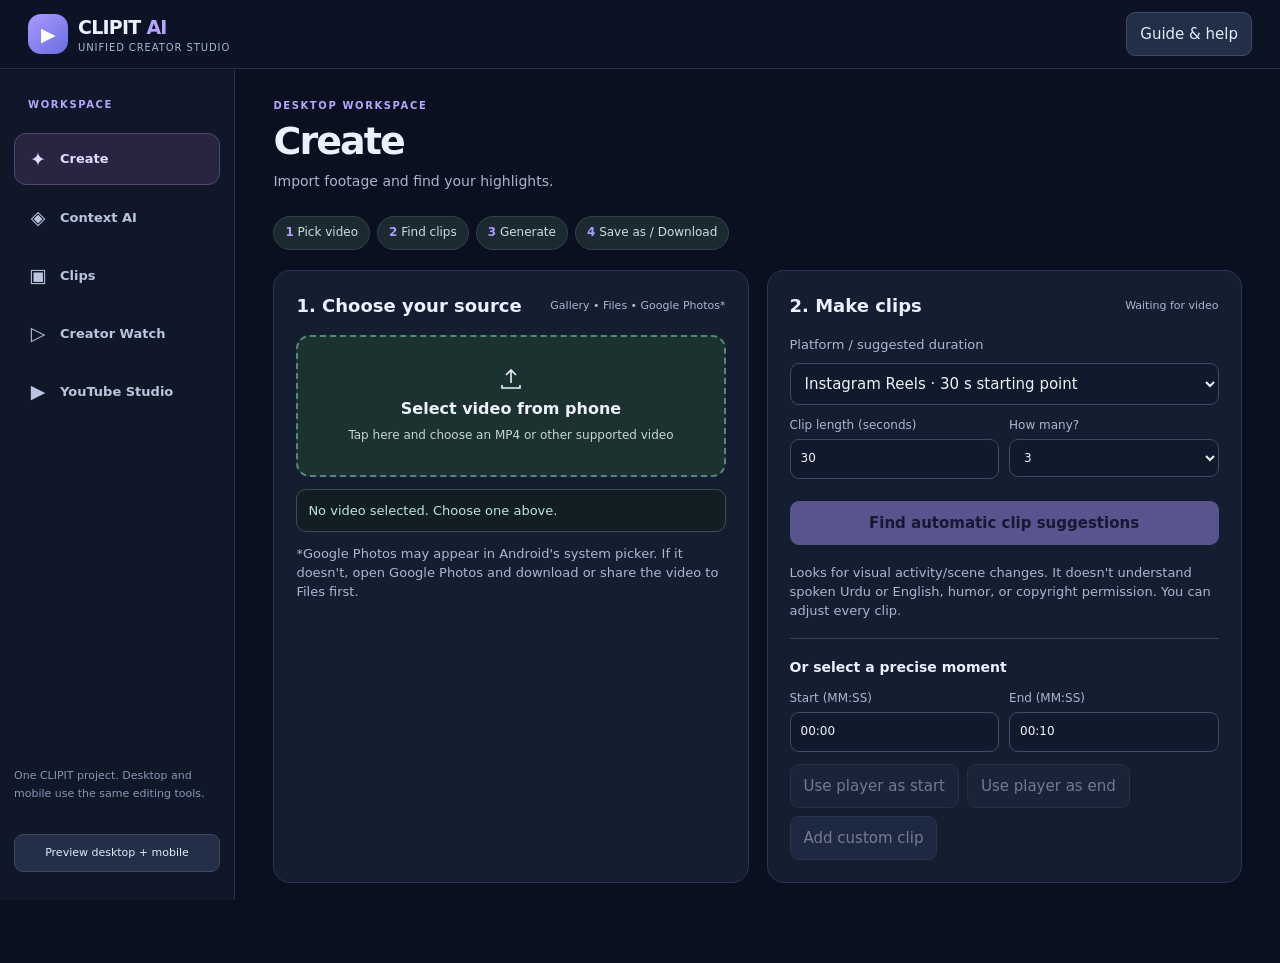
<file: index.html>
<!doctype html>
<html lang="en"><head><meta charset="utf-8"><meta name="viewport" content="width=device-width,initial-scale=1,viewport-fit=cover"><meta name="theme-color" content="#0c1020"><meta name="description" content="AI Clip Studio - phone-first clip maker for videos you have rights to edit"><style>:root{--ink:#ebf0f4;--muted:#a5b2bc;--bg:#0f141b;--card:#1b232d;--line:#36414e;--accent:#92dfc6;--accent2:#163a36;--warn:#f5cf9e;--danger:#f2b4b4}*{box-sizing:border-box}body{font:15px/1.48 system-ui,-apple-system,Segoe UI,sans-serif;background:var(--bg);color:var(--ink);margin:0}h1,h2,h3,p{margin:0}p{margin-bottom:10px}h1{font-size:clamp(25px,4vw,36px);line-height:1.15;margin-bottom:10px}h2{font-size:18px}h3{font-size:14px;margin-bottom:12px}button,select,input{font:inherit}button{cursor:pointer}button:disabled{opacity:.45;cursor:not-allowed}.top{border-bottom:1px solid #28313c;display:flex;align-items:center;justify-content:space-between;padding:15px max(16px,calc((100vw - 1000px)/2));gap:10px}.logo{display:flex;align-items:center;gap:10px;font-weight:750}.mark{width:40px;height:40px;border-radius:13px;display:grid;place-items:center;background:var(--accent);color:#123129}.logo small{display:block;color:var(--muted);font-size:11px;font-weight:400}.wrap{max-width:1000px;margin:auto;padding:20px 15px 65px}.hero{max-width:750px;padding:16px 0 12px}.hero p,.helper,.foot{color:var(--muted);font-size:13px}.eyebrow{font-size:11px;letter-spacing:.14em;color:var(--accent);font-weight:800;margin-bottom:7px}.steps{display:flex;gap:7px;flex-wrap:wrap;margin:8px 0 20px}.steps span{background:#1b2930;border:1px solid #2f4349;color:#c9dfdd;border-radius:20px;padding:7px 11px;font-size:12px}.steps b{color:var(--accent)}.layout{display:grid;grid-template-columns:1fr 1fr;gap:15px}.card{padding:19px;border:1px solid var(--line);border-radius:17px;background:var(--card);margin-bottom:15px}.cardhead{display:flex;gap:12px;align-items:center;justify-content:space-between;margin-bottom:15px}.tiny{font-size:11px;color:var(--muted)}.upload{border:2px dashed #568879;border-radius:14px;background:#1b3230;display:flex;align-items:center;flex-direction:column;justify-content:center;padding:24px 14px;text-align:center;cursor:pointer;gap:6px;min-height:142px}.upload strong{font-size:16px}.upload small{font-size:12px;color:#c8d4d2}.upload input{position:absolute;width:1px;height:1px;opacity:0;pointer-events:none}.upload:focus-within{outline:2px solid var(--accent)}.notice,.progress{font-size:13px;background:#121d24;border:1px solid #35534e;border-radius:10px;padding:11px;margin:12px 0;color:#b9e6dc;white-space:pre-wrap}.notice.error,.progress.error{color:var(--danger);border-color:#65444a}.preview{display:block;width:100%;height:auto;max-height:320px;background:#060a10;border-radius:11px;margin:12px 0}.preview[hidden]{display:none}.metadata{font-size:12px;color:var(--muted);margin-bottom:9px;overflow-wrap:anywhere}.fieldlabel{display:block;font-size:13px;color:var(--muted);margin-bottom:5px}.two{display:grid;grid-template-columns:1fr 1fr;gap:10px;margin:12px 0}.two label{color:var(--muted);font-size:12px}select,input{width:100%;background:#111923;border:1px solid #435261;color:#edf2f4;border-radius:9px;padding:10px;margin-top:4px;min-width:0}.buttons{display:flex;flex-wrap:wrap;gap:8px;margin-top:11px}.primary,.secondary,.quiet,.buttonlike{border-radius:9px;border:1px solid #4a6a62;padding:10px 13px;text-decoration:none;display:inline-block;text-align:center}.primary{background:var(--accent);color:#09281f;font-weight:800}.secondary{color:var(--ink);background:#2b4347}.quiet,.buttonlike{color:#d1e7e3;background:#24343e}.full{width:100%;margin:10px 0}.separator{height:1px;background:#384550;margin:18px 0}.helper{margin:8px 0}.cliplist{display:grid;gap:9px}.empty{border:1px dashed #42515a;color:var(--muted);padding:18px;text-align:center;border-radius:9px}.clip{display:flex;justify-content:space-between;align-items:center;gap:9px;background:#151f29;border:1px solid #35434e;border-radius:11px;padding:12px}.clip strong{font-size:13px}.clip small{font-size:12px;display:block;color:var(--muted)}.clipactions{display:flex;gap:5px}.clipactions button{font-size:12px;padding:7px}.settings{margin-top:20px}.downloads{display:grid;gap:8px;margin:10px 0}.downloaditem{background:#19332d;padding:12px;border:1px solid #436b5c;border-radius:9px;color:#c5f1e4}.downloaditem a{display:inline-block;background:#a6e6d5;color:#0d3027;text-decoration:none;padding:8px 12px;margin-top:8px;border-radius:8px;font-weight:700}.foot{margin-top:12px}.results{margin-top:0}dialog{background:#202a35;color:var(--ink);border:1px solid #455869;border-radius:14px;max-width:500px;width:90%;padding:19px}dialog::backdrop{background:#0009}.dialoghead{display:flex;align-items:center;justify-content:space-between;margin-bottom:15px}dialog p{margin-bottom:13px}dialog a{color:var(--accent)}footer{color:var(--muted);font-size:12px;padding:20px 0}@media(max-width:740px){.layout{grid-template-columns:1fr}.card{padding:15px}.wrap{padding-top:10px}.top{padding:12px 14px}.logo small{font-size:10px}.steps span{padding:6px 9px}.two{gap:8px}.clip{align-items:flex-start;flex-direction:column}.clipactions{align-self:flex-end}}

.downloaditem .buttons{margin-top:8px}.downloaditem .buttons button{font-size:13px}.downloaditem video{display:block}

/* v4.3 in-clip creative overlay editor */
#editorDialog{max-width:min(920px,97vw);width:96vw;max-height:93dvh;overflow:auto;padding:15px}#editorDialog .dialoghead{gap:10px}#editorDialog .dialoghead .tiny{margin:5px 0 0} .editor-layout{display:grid;grid-template-columns:minmax(210px,320px) minmax(245px,1fr);gap:18px;align-items:start}.editor-stage{margin:auto;width:min(100%,320px);position:relative}.editor-stage canvas{width:100%;aspect-ratio:9/16;height:auto;display:block;border:1px solid #698a87;border-radius:12px;background:#080c12;touch-action:none}.editor-play{display:flex;align-items:center;gap:10px;justify-content:space-between;margin-top:7px}.editor-play button{font-size:12px;padding:7px 11px}.editor-play span{font-variant-numeric:tabular-nums;color:var(--muted);font-size:12px}#editorSeek{padding:0;margin:10px 0;width:100%}.editor-panel{min-width:0}.editor-panel h3{margin:5px 0}.editor-tools{margin:6px 0 14px}.editor-tools button{font-size:12px;flex:1;min-width:93px;padding:8px}.editor-panel select{margin:4px 0 12px}.editor-panel label{color:var(--muted);font-size:12px;display:block}.editor-panel textarea{width:100%;margin-top:5px;background:#111923;border:1px solid #435261;color:#fff;border-radius:9px;padding:9px;font:inherit;min-height:72px;resize:vertical}.editor-mini-grid{display:grid;grid-template-columns:1fr 1fr;gap:9px;margin:10px 0}.editor-mini-grid input[type=color]{height:40px;padding:3px}.editor-mini-grid input[type=range]{padding:0;height:28px}.source-for-canvas{position:absolute;width:1px;height:1px;opacity:0;pointer-events:none}#editorMessage{margin:12px 0}.clipactions{flex-wrap:wrap}#overlayProperties[hidden]{display:none}
@media(max-width:660px){#editorDialog{max-height:96dvh;width:98vw;padding:12px}.editor-layout{grid-template-columns:1fr;gap:12px}.editor-stage{width:min(100%,285px)}.editor-panel{width:100%}.editor-tools button{flex:none}.editor-play{max-width:285px;margin-left:auto;margin-right:auto}}

/* v5 YouTube integration */
.ytcard{border-color:#51404a;background:#211f27}.yt-red{background:#f03e50;color:#fff;border-color:#f03e50}.yt-red:hover{background:#d62e43}.yt-note{color:#b8c3ce;font-size:12px;line-height:1.6}.yt-statgrid{display:grid;grid-template-columns:repeat(4,minmax(0,1fr));gap:8px}.yt-stat{padding:12px;background:#131c26;border:1px solid #364353;border-radius:10px;min-width:0}.yt-stat small{display:block;font-size:11px;color:#9babbb}.yt-stat strong{font-size:18px;display:block;overflow-wrap:anywhere}.ytvideolist,.ytcommentlist{display:grid;gap:8px;margin-top:12px}.ytvideo{padding:11px;border:1px solid #384651;border-radius:10px;background:#161f29;display:flex;gap:10px;align-items:center}.ytvideo img{width:82px;height:47px;object-fit:cover;border-radius:6px;flex:0 0 auto}.ytvideo .ytmeta{min-width:0;flex:1}.ytvideo .ytmeta b{display:block;white-space:nowrap;overflow:hidden;text-overflow:ellipsis}.ytvideo small,.ytcomment small{display:block;color:#acb9c5;font-size:11px}.ytvideo a,.ytcard a{color:#a6e9d7}.ytcomment{padding:12px;background:#141f29;border:1px solid #384651;border-radius:10px;overflow-wrap:anywhere}.ytcomment p{white-space:pre-wrap;margin:7px 0;font-size:13px}.ytchart{display:flex;gap:3px;align-items:end;height:90px;margin:12px 0 2px;background:#15212a;padding:8px;border-radius:8px}.ytchart i{display:block;flex:1;min-height:2px;border-radius:3px 3px 0 0;background:#91dccc}.ytstate{padding:10px 12px;background:#11232b;border:1px solid #35535a;border-radius:9px;font-size:12px;margin:9px 0;white-space:pre-wrap}.ytstate.bad{border-color:#88535a;color:#ffb4b4}.ytfilepill{overflow-wrap:anywhere;background:#111c27;border-radius:9px;padding:11px;font-size:12px}.ytform{margin:10px 0}.ytform label{display:block;color:#bed0d9;font-size:12px;margin-bottom:8px}.ytform textarea{width:100%;min-height:90px;resize:vertical;border-radius:9px;padding:10px;border:1px solid #435261;background:#111923;color:#edf2f4;font:inherit;margin:5px 0}.ytdialog{max-width:560px;max-height:90vh;overflow:auto}.yt-upload-status{font-size:12px;color:#c3dfd3;padding:8px 0;white-space:pre-wrap}.ytsetupdetails summary{cursor:pointer;color:#b7dfd7;font-weight:600}.ytsetupdetails{margin:12px 0}.ytdivider{border-top:1px solid #384451;margin:16px 0}.yt-tabs{display:flex;gap:8px;flex-wrap:wrap;margin-bottom:12px}.yt-metric{font-size:12px;color:#b7c8cf;margin-top:8px}@media(max-width:620px){.yt-statgrid{grid-template-columns:repeat(2,minmax(0,1fr))}.ytvideo img{width:66px;height:44px}.ytdialog{max-height:96dvh;padding:14px}}

</style><title>CLIPIT AI — Unified Creator Studio</title><link rel="manifest" href="./manifest.webmanifest"><link rel="icon" type="image/svg+xml" href="./icon.svg"><link rel="stylesheet" href="./mobile-ui.css"><link rel="stylesheet" href="./creator-watch.css?v=6.5-browser-player"><link rel="stylesheet" href="./desktop-ui.css?v=7.0-unified"></head>
<body>
<header class="top"><div class="logo"><span class="mark">▶</span><div>AI Clip Studio <small>Phone editor + YouTube Studio • v5.0</small></div></div><button id="helpButton" class="quiet">Guide & help</button></header>
<main class="wrap">
<section class="hero"><div class="eyebrow">START HERE</div><h1>Choose a video. Add text or stickers. Save your shorts.</h1><p>This version actually generates short videos on your phone. Editing runs on your phone. YouTube publishing requires an authorized HTTPS app and uploads only after your confirmation. Automatic suggestions use visual activity—not speech-aware AI.</p></section>
<section class="steps"><span><b>1</b> Pick video</span><span><b>2</b> Find clips</span><span><b>3</b> Generate</span><span><b>4</b> Save as / Download</span></section>
<div class="layout">
<section class="card">
<div class="cardhead"><h2>1. Choose your source</h2><span class="tiny">Gallery • Files • Google Photos*</span></div>
<label class="upload" id="uploadZone" for="source"><svg viewBox="0 0 24 24" width="24" height="24" fill="none" stroke="currentColor" stroke-width="1.6"><path d="M3 18v3h18v-3M12 16V3m-5 5 5-5 5 5"/></svg><strong>Select video from phone</strong><small>Tap here and choose an MP4 or other supported video</small><input type="file" id="source" accept="video/*"></label>
<div id="notice" class="notice" role="status">No video selected. Choose one above.</div>
<video id="preview" playsinline controls preload="metadata" class="preview" hidden></video>
<div id="metadata" class="metadata"></div>
<p class="foot">*Google Photos may appear in Android's system picker. If it doesn't, open Google Photos and download or share the video to Files first.</p>
</section>
<section class="card">
<div class="cardhead"><h2>2. Make clips</h2><span id="duraBadge" class="tiny">Waiting for video</span></div>
<label class="fieldlabel" for="platform">Platform / suggested duration</label><select id="platform"><option value="instagram">Instagram Reels · 30 s starting point</option><option value="tiktok">TikTok · 40 s starting point</option><option value="youtube">YouTube Shorts · 45 s starting point</option><option value="custom">Custom · choose duration</option></select>
<div class="two"><label>Clip length (seconds)<input type="number" min="3" max="60" value="30" id="length" inputmode="numeric"></label><label>How many?<select id="count"><option>1</option><option selected>3</option><option>5</option></select></label></div>
<button id="auto" class="primary full" disabled>Find automatic clip suggestions</button><div class="helper">Looks for visual activity/scene changes. It doesn't understand spoken Urdu or English, humor, or copyright permission. You can adjust every clip.</div>
<div class="separator"></div><h3>Or select a precise moment</h3>
<div class="two"><label>Start (MM:SS)<input id="start" type="text" value="00:00" inputmode="text"></label><label>End (MM:SS)<input id="end" type="text" value="00:10" inputmode="text"></label></div>
<div class="buttons"><button id="markStart" class="quiet" disabled>Use player as start</button><button id="markEnd" class="quiet" disabled>Use player as end</button><button id="add" class="secondary" disabled>Add custom clip</button></div>
</section>
</div>
<section class="card" id="contextStudio">
 <div class="cardhead"><h2>3. Context AI — Dialogue + Actions</h2><span class="tiny">Urdu • English • Visual evidence</span></div>
 <p class="helper">For contextual highlights, first analyze the source in the optional free Colab notebook, then import its <code>context_analysis.json</code> here. You may also import an SRT/VTT subtitle file for dialogue-only scoring. The browser does <b>not</b> send your video to an AI server automatically.</p>
 <div class="buttons"><a href="https://colab.research.google.com/github/taemur-cell/CLIPIT/blob/main/Cloud_Processing_Colab.ipynb" target="_blank" rel="noopener noreferrer" class="buttonlike quiet">Open free AI analysis notebook</a></div>
 <label class="fieldlabel" for="contextFile" style="margin-top:14px">Import analysis JSON, or timed subtitles (.srt/.vtt)</label><input id="contextFile" type="file" accept=".json,.srt,.vtt,application/json,text/plain">
 <div id="contextStatus" class="notice" role="status">Choose your source video above, then import its context analysis. Manual clipping stays available without analysis.</div>
 <label class="fieldlabel" for="contextSearch">Find spoken lines in the transcript (Urdu / English)</label>
 <input id="contextSearch" type="search" placeholder="Search a phrase or word..." aria-label="Search recognized dialogue">
 <div id="contextMatches" class="cliplist"></div>
 <label class="fieldlabel" style="display:flex;align-items:center;gap:8px;margin-top:12px"><input id="contextCaptions" type="checkbox" style="width:auto;margin:0" checked>Automatically add timed caption bars to suggested clips (editable in Edit video)</label>
 <button id="contextMake" class="primary full" type="button" disabled>Create context-aware clip suggestions</button>
 <p class="foot">Action understanding only applies if the imported analysis includes visual descriptions from the optional image-caption model. Captions may be inaccurate. Always review the selected moments and subtitles before publishing.</p>
 </section>
 <section class="card" id="creatorWatch" aria-label="Creator Watch">
 <div class="cardhead"><h2>Creator Watch</h2><span class="tiny">Pilot · manual refresh</span></div>
 <p class="helper">Find long videos from the creators you subscribe to. Choose up to three favorites and refresh recent uploads. Only videos at least <b>10 minutes</b> long appear. Your YouTube account must be connected.</p>
 <div id="watchStatus" class="notice" role="status">Connect YouTube to get started.</div>
 <button type="button" class="primary full" id="watchConnect">Go to YouTube connection</button>
 <div class="watch-block">
  <h3>Your creator library <span class="watch-counter" id="watchCount">0 / 3 saved</span></h3>
  <div id="watchFavorites"></div>
 </div>
 <div class="watch-block">
  <h3>Discover subscribed creators</h3>
  <button type="button" class="secondary full" id="watchImportSubscriptions">Import my subscriptions</button>
  <label class="fieldlabel" for="watchSearch">Find a creator in the loaded subscriptions</label>
  <input type="search" id="watchSearch" placeholder="Search channel names" autocomplete="off" disabled>
  <div id="watchSubscriptions"></div>
  <button type="button" class="quiet full" id="watchMore" hidden>Load more subscriptions</button>
 </div>
 <div class="watch-block">
  <h3>Recent long videos</h3>
  <p class="watch-muted">Shows uploads of 10:00 or longer, from the most recent 10 uploads per saved creator. Initial results are marked Recent; later uploads can be marked New when you refresh.</p>
  <button type="button" class="primary full" id="watchRefresh">Check recent uploads</button>
  <p class="watch-muted" id="watchLastChecked">Not checked yet.</p>
  <div id="watchVideos"></div>
 </div>
 <p class="watch-legal">This pilot reads YouTube metadata only. It does not record, download or analyze creators' YouTube videos. To make clip drafts, manually import footage you own or have permission to edit, then use CLIPIT's existing clip tools. Your creator selections are stored on this phone for the connected channel.</p>
</section>
<section class="card results"><div class="cardhead"><h2>4. Review, customize & generate</h2><span id="clipCount" class="tiny">0 clips</span></div><div id="clipList" class="cliplist"><div class="empty">Your proposed clips will appear here after you choose a video.</div></div>
<div class="two settings"><label>Resolution<select id="quality"><option value="360">Light • 360 × 640 (OPPO)</option><option value="540" selected>Balanced • 540 × 960</option><option value="720">High • 720 × 1280 (Pixel 7)</option></select></label><label>Framing<select id="framing"><option value="fit" selected>Fit whole picture</option><option value="fill">Center crop to 9:16</option></select></label></div>
<button class="primary full" id="generate" disabled>Generate all clips with edits</button>
<div id="progress" class="progress" aria-live="polite">Choose a video and make a clip first.</div><div id="downloads" class="downloads"></div>
<p class="foot"><b>Save location:</b> Once clips are generated, tap <b>Save as… choose folder</b> to pick a name and location using Android's file picker. Or tap <b>Download</b> for Chrome Downloads; <b>Share / Photos</b> opens Android sharing. You must tap a save action after rendering. The web app cannot browse private phone folders by itself.</p><p class="foot">On Android Chrome, video recording is real-time. A 20-second clip takes about 20 seconds to render. Keep this page open. Files normally save in Downloads; MP4 is used only if supported, otherwise WebM. Free browser processing may struggle with very large videos.</p>
</section>
<section class="card"><div class="cardhead"><h2>Urdu & English / Cloud AI</h2><span class="tiny">Separate optional workflow</span></div><p class="helper">The optional notebook provides Urdu/English transcription and speech-based candidate highlights after a manual Google Colab run. It is <b>not connected</b> to this app, and cannot start automatically when you import a file here. You can generate clips on the phone above without it.</p><div class="buttons"><a class="quiet buttonlike" href="./GUIDE.html">Read full guide</a><a class="quiet buttonlike" href="./Cloud_Processing_Colab.ipynb" download>Get Colab notebook</a></div></section>
<footer>Use only video you own or have rights to reuse. Changing crops, subtitles or watermarks cannot guarantee freedom from copyright claims.</footer>
<section class="card ytcard" id="youtubeStudio">
  <div class="cardhead"><h2>5. YouTube Studio — Publish & Insights</h2><span class="tiny">Official YouTube APIs</span></div>
  <div class="ytstate" id="ytStatus">Not connected. To activate publishing, host this app on HTTPS and enter your Google OAuth client ID.</div>
  <details class="ytsetupdetails" id="ytSetup"><summary>First-time YouTube connection setup</summary>
    <p class="yt-note" style="margin-top:12px">The OAuth Client ID for CLIPIT is preconfigured. For sign-in, open the hosted HTTPS app and ensure YouTube Data API v3, YouTube Analytics API, and the OAuth consent screen are configured in its Google Cloud project. The authorized JavaScript origin must be <b>https://taemur-cell.github.io</b>. No client secret belongs in this app.</p>
    <label class="fieldlabel" for="ytClientId">Google OAuth Client ID</label>
    <input type="text" id="ytClientId" inputmode="text" placeholder="1234567890-xxxx.apps.googleusercontent.com" autocomplete="off">
    <div class="buttons"><button type="button" class="secondary" id="ytSaveClient">Save public client ID</button><a class="buttonlike quiet" target="_blank" rel="noopener" href="https://console.cloud.google.com/apis/credentials">Google Cloud credentials</a></div>
    <p class="yt-note">A client ID is public configuration, not a password. It is kept on this device for convenience. OAuth access tokens are kept only in this browser tab's memory. Your friend can connect her own channel to the same deployed app.</p>
  </details>
  <div class="buttons"><button type="button" class="yt-red" id="ytConnect">Connect YouTube channel</button><button type="button" class="secondary" id="ytRefresh" disabled>Refresh dashboard</button><button type="button" class="quiet" id="ytDisconnect" disabled>Disconnect session</button></div>
  <div id="ytChannelInfo" class="yt-note" style="margin:12px 0">Channel: not connected</div>
  <div class="yt-statgrid" id="ytStats">
    <div class="yt-stat"><small>Subscribers</small><strong>—</strong></div><div class="yt-stat"><small>Lifetime views</small><strong>—</strong></div><div class="yt-stat"><small>Recent-video likes</small><strong>—</strong></div><div class="yt-stat"><small>Recent-video comments</small><strong>—</strong></div>
  </div>
  <div class="ytdivider"></div>
  <h3>Upload a finished Short</h3>
  <p class="yt-note">After generating clips, tap <b>Publish to YouTube</b> next to <b>Save as</b> for the clip you want. Or choose an existing finished video below. You always review the details before the actual upload.</p>
  <label class="fieldlabel" for="ytExternalFile">Choose a finished video from your phone (optional)</label>
  <input type="file" accept="video/mp4,video/webm,video/quicktime,video/*" id="ytExternalFile">
  <div id="ytFileInfo" class="ytfilepill">No external video selected</div>
  <div class="buttons"><button type="button" id="ytPublishExternal" class="yt-red" disabled>Publish selected video</button></div>
  <div class="ytdivider"></div>
  <h3>Your channel dashboard</h3>
  <div class="two"><label>Activity period<select id="ytPeriod"><option value="7">7 days</option><option value="28" selected>28 days</option><option value="90">90 days</option></select></label><label>Summary<input id="ytOverview" disabled value="Connect to load analytics"></label></div>
  <div class="ytchart" id="ytChart" aria-label="Daily views graph"><span class="tiny">Connect your YouTube channel to load a real daily-views chart.</span></div>
  <div class="yt-metric" id="ytAnalyticsSummary">YouTube Analytics not loaded.</div>
  <div class="ytdivider"></div><h3>Recent uploads</h3><div class="ytvideolist" id="ytVideos"><div class="empty">No channel connected.</div></div>
  <div class="ytdivider"></div><h3>Recent comments</h3><p class="yt-note">Latest accessible comments. Comments may be disabled or unavailable on certain videos.</p><div class="ytcommentlist" id="ytComments"><div class="empty">No channel connected.</div></div>
  <p class="yt-note" style="margin-top:14px"><a href="./PRIVACY.html">Privacy &amp; permissions</a>. Live channel figures come from YouTube. Analytics reports may lag behind recent activity. We do not identify individual people who liked and subscribed. No automatic social posting occurs without your confirmation.</p>
</section>
<dialog id="ytPublishDialog" class="ytdialog" aria-label="Review before publishing to YouTube">
 <div class="dialoghead"><h2>Review YouTube upload</h2><button type="button" id="ytClosePublish" class="quiet">Close</button></div>
 <div class="ytfilepill" id="ytPendingName">No clip selected</div>
 <div class="ytform"><label>Video title (required)<input id="ytTitle" maxlength="100" placeholder="Enter a clear title" required></label>
 <label>Description<textarea id="ytDescription" maxlength="5000" placeholder="Describe the Short and add relevant hashtags"></textarea></label>
 <div class="two"><label>Visibility<select id="ytVisibility"><option value="private" selected>Private (recommended for first test)</option><option value="unlisted">Unlisted</option><option value="public">Public</option></select></label>
 <label>Audience — is this made for kids?<select id="ytMadeForKids"><option value="" selected>Choose one</option><option value="no">No, not made for kids</option><option value="yes">Yes, made for kids</option></select></label></div>
 <label style="display:flex;align-items:flex-start;gap:8px"><input type="checkbox" id="ytRights" style="width:auto;margin-top:3px">I confirm I have permission to publish this footage and have reviewed this video and its metadata.</label></div>
 <div class="yt-upload-status" id="ytUploadProgress">Ready for review. Nothing will be uploaded until you press Confirm upload.</div>
 <div class="buttons"><button class="yt-red" type="button" id="ytConfirmUpload">Confirm upload</button><button type="button" id="ytCancelUpload" class="quiet" hidden>Cancel upload</button></div>
 <div id="ytUploadResult" class="yt-note"></div>
</dialog>

</main>
<dialog id="editorDialog" aria-label="Edit selected short">
<div class="dialoghead"><div><h2 id="editorTitle">Edit short</h2><p class="tiny">Drag an element on the video to reposition it. Text and stickers will be saved inside the clip.</p></div><button type="button" id="editorClose" class="quiet">Done</button></div>
<div class="editor-layout"><div class="editor-stage"><canvas id="editorCanvas" width="360" height="640" aria-label="Video preview with added text and overlays"></canvas><video id="editorVideo" playsinline preload="auto" class="source-for-canvas"></video><div class="editor-play"><button id="editorPlay" class="primary" type="button">▶ Play preview</button><span id="editorClock">00:00 / 00:00</span></div><input type="range" min="0" max="100" value="0" step="0.05" id="editorSeek" aria-label="Preview playback position"><p class="tiny">This preview is 9:16, matching the exported video. Drag an element directly on it.</p></div>
<div class="editor-panel"><h3>Add an element</h3><div class="buttons editor-tools"><button type="button" class="secondary" id="newText">＋ Text</button><button type="button" class="secondary" id="newCaption">＋ Caption bar</button><button type="button" class="secondary" id="newEmoji">＋ Emoji</button><button type="button" class="secondary" id="newShape">＋ Shape</button><button type="button" class="secondary" id="newImage">＋ Image</button><input id="imageOverlayInput" type="file" accept="image/png,image/jpeg,image/webp,image/gif" hidden></div>
<label class="fieldlabel" for="overlayPicker">Select an element to edit</label><select id="overlayPicker"><option value="">No element selected</option></select>
<div id="overlayProperties" hidden>
<label id="overlayTextWrap">Text / Emoji<textarea id="overlayText" rows="3" maxlength="180" placeholder="Type your own commentary, subtitle or title" dir="auto"></textarea></label>
<div class="editor-mini-grid"><label>Color<input type="color" id="overlayColor" value="#ffffff"></label><label>Background<input type="color" id="overlayBg" value="#111827"></label></div>
<div class="editor-mini-grid"><label>Size <span id="sizeValue"></span><input type="range" id="overlaySize" min="12" max="85" value="36"></label><label>Opacity <span id="opacityValue"></span><input type="range" id="overlayOpacity" min="15" max="100" value="100"></label></div>
<div class="editor-mini-grid"><label>Appear after (sec)<input id="overlayFrom" type="number" min="0" value="0" step="0.25" inputmode="decimal"></label><label>Disappear after (sec)<input id="overlayTo" type="number" min="0" value="5" step="0.25" inputmode="decimal"></label></div>
<div class="editor-mini-grid"><label>Horizontal position %<input id="overlayX" type="range" min="5" max="95" value="50"></label><label>Vertical position %<input id="overlayY" type="range" min="5" max="95" value="75"></label></div>
<div class="buttons"><button type="button" id="overlayRemove" class="quiet">Delete selected</button><button type="button" id="overlayFront" class="quiet">Bring to front</button></div>
</div><div class="notice" id="editorMessage" role="status">Select a tool to add your first element.</div>
<div class="buttons"><button type="button" class="primary" id="editorDone">✓ Apply edits</button></div>
<p class="foot">This is a creative editor, not copyright clearance. Adding commentary or graphics doesn't guarantee permission to publish other people's footage.</p></div></div>
</dialog>
<dialog id="help"><div class="dialoghead"><h2>Quick start</h2><button id="closeHelp" class="quiet">Close</button></div><p>1. Tap <b>Select video from phone</b> and choose a file in Android's picker.</p><p>2. Tap <b>Find automatic clip suggestions</b>, or add your own timestamps.</p><p>3. Tap <b>Edit video</b> to add text, emojis, shapes, caption banners, or your own images. Preview and tap Apply edits. Then tap <b>Generate all clips with edits</b>.</p><p>4. Tap <b>Save as…</b> to choose a destination and filename, or <b>Download</b> to save through Chrome. You can also share clips to Google Photos or other supported apps.</p><p>5. To publish directly to YouTube, host this app at HTTPS, configure OAuth and connect your channel. Review title, description, visibility and audience.</p><p>6. Check the resulting format before publishing. For longer videos and Urdu/English transcription, see the cloud guide.</p><a href="./GUIDE.html">Open complete user guide</a></dialog>
<script>window.CLIP_STUDIO_YOUTUBE_CLIENT_ID = '784143642709-o8q9u09eaeene077n54jj0emo3vln3ts.apps.googleusercontent.com';</script>
<script src="./context_engine.js"></script>
<script src="https://accounts.google.com/gsi/client" async defer></script>
<script src="./mobile-ui.js" defer></script><script src="./desktop-ui.js?v=7.0-unified" defer></script><script src="./creator-watch.js?v=7.0-unified" defer></script>
<script>
'use strict';
const $=id=>document.getElementById(id);
const state={file:null,url:null,duration:0,clips:[],busy:false,downloads:[],rendered:[],overlayImages:new Map(),imageUrls:[],contextData:null};
const preview=$('preview');
const say=(msg,error=false)=>{const el=$('notice');el.textContent=msg;el.classList.toggle('error',!!error)};
const progress=(msg,error=false)=>{const el=$('progress');el.textContent=msg;el.classList.toggle('error',!!error)};
const fmt=s=>{s=Math.max(0,Math.floor(+s||0));return `${String(Math.floor(s/3600)).padStart(2,'0')}:${String(Math.floor(s/60)%60).padStart(2,'0')}:${String(s%60).padStart(2,'0')}`};
const parseTime=x=>{let p=String(x).trim().split(':').map(Number);if(!p.length||p.length>3||p.some(v=>!Number.isFinite(v)||v<0))return NaN;return p.reduce((a,b)=>a*60+b,0)};
const secLength=()=>Math.min(60,Math.max(3,Number($('length').value)||30));
const refresh=()=>{
 const ok=!!state.file&&Number.isFinite(state.duration)&&state.duration>0;
 const contextButton=$('contextMake');if(contextButton)contextButton.disabled=!ok||!state.contextData||state.busy;
 ['auto','add','markStart','markEnd'].forEach(id=>$(id).disabled=!ok||state.busy);
 $('generate').disabled=!ok||!state.clips.length||state.busy;
 $('clipCount').textContent=`${state.clips.length} clip${state.clips.length===1?'':'s'}`;
 const box=$('clipList');box.replaceChildren();
 if(!state.clips.length){const el=document.createElement('div');el.className='empty';el.textContent=ok?'No clips yet. Tap Find automatic clip suggestions, or Add custom clip.':'Your proposed clips will appear here after you choose a video.';box.append(el);return}
 state.clips.forEach((clip,index)=>{
  const row=document.createElement('div');row.className='clip';
  const left=document.createElement('div');const title=document.createElement('strong');title.textContent=`Clip ${index+1} · ${clip.kind==='custom'?'Your selection':clip.kind==='context'?'Context suggestion':'Visual suggestion'}`;
  const times=document.createElement('small');times.textContent=`${fmt(clip.start)} → ${fmt(clip.end)} · ${(clip.end-clip.start).toFixed(1)} sec`;
  left.append(title,times);if(clip.reason){const why=document.createElement('small');why.textContent='Why: '+clip.reason;left.append(why)}
  const actions=document.createElement('div');actions.className='clipactions';
  for(const [label,fn] of [['Preview',()=>{preview.currentTime=clip.start;preview.play().catch(()=>{});preview.scrollIntoView({behavior:'smooth',block:'center'});setTimeout(()=>{if(preview.currentTime>=clip.end)preview.pause()},Math.max(0,clip.end-clip.start)*1000)}],['Edit video',()=>openEditor(index)],['Save clip',()=>savePlannedClip(index)],['▶ Publish',()=>ytPublishPlannedClip(index)],['Trim',()=>{const start=prompt('Start (MM:SS or HH:MM:SS)',fmt(clip.start));if(start===null)return;const end=prompt('End (MM:SS or HH:MM:SS)',fmt(clip.end));if(end===null)return;const a=parseTime(start),b=parseTime(end);if(!validRange(a,b)){say('Invalid clip times. They must be inside the source video.',true);return}clip.start=a;clip.end=b;refresh()}],['Remove',()=>{state.clips.splice(index,1);refresh()}]]){const b=document.createElement('button');b.className=label==='▶ Publish'?'yt-red':'quiet';b.textContent=label;b.disabled=state.busy;b.onclick=fn;actions.append(b)}
  row.append(left,actions);box.append(row);
 });
};
const validRange=(a,b)=>Number.isFinite(a)&&Number.isFinite(b)&&a>=0&&b>a&&b<=state.duration+.05;
function loadMedia(file){return new Promise((resolve,reject)=>{
 clearRendered();for(const u of state.imageUrls)URL.revokeObjectURL(u);state.imageUrls=[];state.overlayImages.clear();const old=state.url;state.url=URL.createObjectURL(file);state.file=file;state.duration=0;state.clips=[];state.contextData=null;$('contextStatus').textContent='New video selected. Import its matching context analysis, or keep using the visual cutter.';$('contextMatches').replaceChildren();
 preview.hidden=false;preview.pause();preview.src=state.url;preview.load();
 if(old)URL.revokeObjectURL(old);
 $('metadata').textContent=`${file.name} • ${(file.size/1048576).toFixed(1)} MB`;say('Reading video metadata…');refresh();
 const timer=setTimeout(()=>{cleanup();reject(Error('Video could not be opened within 20 seconds. Try an MP4 recorded with your phone.'))},20000);
 const cleanup=()=>{clearTimeout(timer);preview.removeEventListener('loadedmetadata',good);preview.removeEventListener('error',bad)};
 const good=()=>{cleanup();let dur=preview.duration;if(!Number.isFinite(dur)||dur<=0){reject(Error('Video has no readable duration'));return}state.duration=dur;$('duraBadge').textContent=fmt(dur);$('metadata').textContent=`${file.name} • ${(file.size/1048576).toFixed(1)} MB • ${fmt(dur)}`;
 $('end').value=fmt(Math.min(10,dur));say(`Video imported successfully. Duration: ${fmt(dur)}. Tap Find automatic clip suggestions.`);refresh();resolve()};
 const bad=()=>{cleanup();reject(Error('This video format cannot be decoded by Chrome. Try an MP4 (H.264/AAC).'))};
 preview.addEventListener('loadedmetadata',good,{once:true});preview.addEventListener('error',bad,{once:true});
 })}
$('source').addEventListener('change',async e=>{const file=e.target.files?.[0];if(!file)return;try{await loadMedia(file)}catch(err){say(err.message,true);state.file=null;state.duration=0;refresh()}finally{e.target.value=''}});
$('platform').addEventListener('change',()=>{const map={instagram:30,tiktok:40,youtube:45};const n=map[$('platform').value];if(n)$('length').value=n});
$('markStart').onclick=()=>$('start').value=fmt(preview.currentTime);
$('markEnd').onclick=()=>$('end').value=fmt(preview.currentTime);
$('add').onclick=()=>{const a=parseTime($('start').value),b=parseTime($('end').value);if(!validRange(a,b)){say('Enter a valid Start and End time (inside the loaded video).',true);return}state.clips.push({start:a,end:b,kind:'custom'});say(`Added custom clip ${state.clips.length}.`);refresh()};
async function readyVideo(video,url){return new Promise((resolve,reject)=>{
 const timer=setTimeout(()=>{cleanup();reject(Error('Media metadata timed out'))},15000);
 const cleanup=()=>{clearTimeout(timer);video.removeEventListener('loadedmetadata',good);video.removeEventListener('error',bad)};
 const good=()=>{cleanup();resolve()};const bad=()=>{cleanup();reject(Error('Unable to decode this video'))};
 video.addEventListener('loadedmetadata',good,{once:true});video.addEventListener('error',bad,{once:true});video.src=url;video.preload='auto';video.playsInline=true;video.load();
 })}
// Android Chrome sometimes reports NaN / Infinity for duration on the *second*
// hidden video element even when the original upload has a valid duration.
// Never derive a seek position from a non-finite number: currentTime rejects NaN.
function safeSeekTime(video,requested){
 if(!Number.isFinite(requested)||requested<0)throw Error('Invalid clip timestamp. Adjust the clip start and end times.');
 const duration=Number.isFinite(video.duration)&&video.duration>0?video.duration:
   (Number.isFinite(state.duration)&&state.duration>0?state.duration:null);
 const upper=duration===null?requested:Math.max(0,duration-0.04);
 const target=Math.max(0,Math.min(upper,requested));
 if(!Number.isFinite(target))throw Error('Video duration is not available. Reimport the video.');
 return target;
}
async function seek(video,time){
 const target=safeSeekTime(video,time);
 if(Math.abs(video.currentTime-target)<.04 && video.readyState>=2)return;
 return new Promise((resolve,reject)=>{
  let ended=false;
  const finish=(error)=>{if(ended)return;ended=true;cleanup();error?reject(error):resolve()};
  const onFrame=()=>{if(video.readyState>=2&&Number.isFinite(video.currentTime)&&Math.abs(video.currentTime-target)<.16)finish()};
  const bad=()=>finish(Error('Source video cannot seek. Try an H.264/AAC MP4.'));
  const timer=setTimeout(()=>finish(Error('Preview frame could not load. Try closing the editor and reselecting the video.')),11000);
  const cleanup=()=>{clearTimeout(timer);video.removeEventListener('seeked',onFrame);video.removeEventListener('loadeddata',onFrame);video.removeEventListener('timeupdate',onFrame);video.removeEventListener('error',bad)};
  video.addEventListener('seeked',onFrame);video.addEventListener('loadeddata',onFrame);
  video.addEventListener('timeupdate',onFrame);video.addEventListener('error',bad);
  try{video.currentTime=target;onFrame()}catch(err){finish(Error('Could not seek video: '+err.message))}
 });
}
async function visualSamples(){
 const video=document.createElement('video');video.muted=true;video.playsInline=true;
 const canvas=document.createElement('canvas');canvas.width=96;canvas.height=54;const ctx=canvas.getContext('2d',{willReadFrequently:true});
 const scores=[];let last=null;
 try{await readyVideo(video,state.url);const n=Math.min(35,Math.max(6,Math.floor(state.duration/3)));
 for(let i=1;i<=n;i++){
  const t=Math.max(.1,Math.min(state.duration-.2,(i/(n+1))*state.duration));
  try{await seek(video,t);ctx.drawImage(video,0,0,96,54);const pixels=ctx.getImageData(0,0,96,54).data;
   const reduced=new Uint8Array(96*54);for(let j=0;j<reduced.length;j++)reduced[j]=(.2126*pixels[4*j]+.7152*pixels[4*j+1]+.0722*pixels[4*j+2])|0;
   if(last){let sum=0;for(let j=0;j<reduced.length;j+=3)sum+=Math.abs(reduced[j]-last[j]);scores.push({time:t,score:sum})}
   last=reduced;
  }catch(e){/* ignore a sample if the decoder cannot seek to a frame */}
  progress(`Finding visual activity: ${Math.round(i/n*100)}%`);
 }
 }finally{video.pause();video.removeAttribute('src');video.load()}
 return scores;
}
function chooseIntervals(scores){const dur=state.duration,requested=Number($('count').value)||3,needed=Math.max(1,Math.min(requested,Math.floor(dur/3))),len=Math.min(dur,secLength());
 if(dur<=len+1)return [{start:0,end:dur,kind:'auto'}];
 const chosen=[];
 for(const a of [...scores].sort((x,y)=>y.score-x.score)){
  const start=Math.min(dur-len,Math.max(0,a.time-len/2)),end=start+len;
  if(chosen.every(c=>Math.abs(c.start-start)>Math.min(len*.8,Math.max(3,dur/(needed*3)))))chosen.push({start:+start.toFixed(2),end:+end.toFixed(2),kind:'auto'});
  if(chosen.length>=needed)break;
 }
 for(let i=0;chosen.length<needed&&i<needed*5;i++){
  const start=Math.max(0,Math.min(dur-len,((i+.5)/needed)*dur-len/2));
  if(chosen.every(c=>Math.abs(c.start-start)>.4*len))chosen.push({start:+start.toFixed(2),end:+(start+len).toFixed(2),kind:'auto'});
 }
 if(!chosen.length)chosen.push({start:0,end:len,kind:'auto'});
 return chosen.sort((a,b)=>a.start-b.start);
}
$('auto').onclick=async()=>{
 if(!state.file)return;say('Analyzing video frames. This is visual activity scoring, not speech-aware AI.');state.busy=true;refresh();let scores=[];
 try{scores=await visualSamples();state.clips=chooseIntervals(scores);say(`Found ${state.clips.length} clip suggestions. Adjust them if needed, then Generate all clips & save.`);progress(`Ready to generate ${state.clips.length} clips.`)}
 catch(e){state.clips=chooseIntervals([]);say(`Visual analysis was limited (${e.message}). Used evenly spaced clip suggestions instead.`,true);progress('Fallback timings ready. Review them before exporting.')}
 finally{state.busy=false;refresh()}
};

/* CLIPIT v6 contextual suggestions: local import, no paid API key and no hidden uploads. */
function clipitStatus(message,problem=false){const el=$('contextStatus');el.textContent=message;el.classList.toggle('error',!!problem)}
function clipitTranscriptMatches(){
 const box=$('contextMatches');box.replaceChildren();
 const data=state.contextData;if(!data)return;
 const q=$('contextSearch').value.trim().toLowerCase();
 if(!q){const caption=document.createElement('div');caption.className='helper';caption.textContent='Type a word to find a spoken moment, then tap Add clip.';box.append(caption);return}
 const matches=data.transcript.filter(x=>x.text.toLowerCase().includes(q)).slice(0,8);
 if(!matches.length){box.textContent='No matches in imported transcript.';return}
 for(const seg of matches){
  const row=document.createElement('div');row.className='clip';const textBox=document.createElement('div');const line=document.createElement('strong');line.textContent=seg.text.slice(0,170);
  const tm=document.createElement('small');tm.textContent=fmt(seg.start)+' → '+fmt(seg.end);textBox.append(line,tm);
  const button=document.createElement('button');button.type='button';button.className='secondary';button.textContent='Add clip';
  button.onclick=()=>{
   if(!state.file||!state.duration){clipitStatus('Choose source video first.',true);return}
   const length=Math.min(state.duration,secLength());const a=Math.max(0,Math.min(state.duration-length,(seg.start+seg.end)/2-length*.4));
   const clip={start:Number(a.toFixed(2)),end:Number(Math.min(state.duration,a+length).toFixed(2)),kind:'custom',reason:'Chosen dialogue: '+seg.text.slice(0,85)};
   state.clips.push(clip);refresh();clipitStatus('Added a custom clip from the selected dialogue. You can trim and edit it below.');
  };
  row.append(textBox,button);box.append(row);
 }
}
$('contextSearch').addEventListener('input',clipitTranscriptMatches);
$('contextFile').addEventListener('change',async event=>{
 const file=event.target.files?.[0];if(!file)return;event.target.value='';
 if(file.size>8*1024*1024){clipitStatus('Analysis file is larger than 8 MB. Export fewer segments, or use shorter source footage.',true);return}
 try{
  const raw=await file.text();const engine=window.ClipitContextEngine;if(!engine)throw Error('Context engine did not load. Reload the app.');
  const data=/\.(srt|vtt|txt)$/i.test(file.name)?engine.fromText(raw,''):JSON.parse(raw);
  const parsed=engine.normalise(data);
  if(!parsed.transcript.length&&!parsed.visuals.length)throw Error('No timed transcript or visual event data in this file.');
  if(state.file&&parsed.source_filename&&parsed.source_filename!==state.file.name)throw Error('This analysis is for '+parsed.source_filename+', not '+state.file.name+'. Re-select the matching video or generate a new report.');
  if(state.duration&&parsed.kind!=='subtitle_only'&&Math.abs(parsed.duration-state.duration)>Math.max(6,state.duration*.04))throw Error('Analysis duration does not match your selected video. Please import the correct file.');
  state.contextData=parsed;clipitTranscriptMatches();refresh();
  clipitStatus('Loaded '+parsed.transcript.length+' timed dialogue segments and '+parsed.visuals.length+' visual observations ('+parsed.visualCaptions+' contain action descriptions). Tap Create context-aware clip suggestions.');
 }catch(e){state.contextData=null;refresh();clipitStatus('Could not import: '+e.message,true)}
});
function clipitAttachCaptions(clip,data){
 if(!$('contextCaptions').checked)return;
 const matches=data.transcript.filter(x=>x.end>clip.start&&x.start<clip.end).slice(0,18);
 clip.overlays=matches.map((x,i)=>({id:'context_caption_'+Date.now()+'_'+i,type:'caption',text:x.text.slice(0,180),x:.5,y:.8,size:25,color:'#ffffff',bg:'#111827',opacity:.94,from:Math.max(0,x.start-clip.start),to:Math.min(clip.end-clip.start,x.end-clip.start),shape:'rectangle'}));
}
$('contextMake').onclick=()=>{
 if(!state.file||!state.contextData||!window.ClipitContextEngine)return;
 try{
  const data=state.contextData;
  const suggestions=window.ClipitContextEngine.recommend({...data,duration_seconds:state.duration},{targetSeconds:secLength(),count:Number($('count').value)||3});
  suggestions.forEach(c=>clipitAttachCaptions(c,data));
  const manual=state.clips.filter(c=>c.kind==='custom');
  state.clips=[...manual,...suggestions].sort((a,b)=>a.start-b.start);refresh();
  clipitStatus('Created '+suggestions.length+' context-scored suggestions and kept '+manual.length+' manual clips. Review the reasons and timestamps below. These are recommendations, not guaranteed best scenes.');
 }catch(e){clipitStatus('Context selection failed: '+e.message,true)}
};

function mimeChoice(){if(!window.MediaRecorder)return null;for(const m of ['video/mp4;codecs="avc1.42E01E,mp4a.40.2"','video/mp4','video/webm;codecs=vp8,opus','video/webm;codecs=vp9,opus','video/webm'])if(MediaRecorder.isTypeSupported(m))return m;return null}

// --- Creative layer editor: every layer uses normalized coordinates for all export sizes. ---
let activeClipIndex=-1, selectedOverlayId=null, editorRAF=0, editorReady=false, overlayCounter=0;
const editingVideo=$('editorVideo'), editingCanvas=$('editorCanvas'), editorDialog=$('editorDialog');
const editorMsg=(message,isError=false)=>{const n=$('editorMessage');n.textContent=message;n.classList.toggle('error',!!isError)};
const own=id=>`layer_${Date.now()}_${++overlayCounter}`;
const selectedClip=()=>state.clips[activeClipIndex];
const currentLayers=()=>selectedClip()?.overlays||[];
const chosenLayer=()=>currentLayers().find(o=>o.id===selectedOverlayId);
const clamp=(v,lo,hi)=>Math.min(hi,Math.max(lo,v));
const containsUrdu=s=>/[\u0600-\u06ff]/.test(s||'');
function wrappedLines(ctx,text,maxWidth,limit=5){
 const output=[];
 for(const raw of String(text||'').split('\n')){
  let line='';
  for(const piece of raw.split(/\s+/)){
   const words=piece.length>35?piece.match(/.{1,20}/gu)||[piece]:[piece];
   for(const word of words){const next=line?line+' '+word:word;
    if(ctx.measureText(next).width>maxWidth&&line){output.push(line);line=word}else line=next;
    if(output.length>=limit)return output;
   }
  }
  output.push(line);
  if(output.length>=limit)return output;
 }
 return output.length?output:[''];
}
function layerBounds(ctx, layer, w,h){
 const fontPx=clamp(layer.size||36,12,100)*(w/360);
 const x=clamp(layer.x??.5,0,1)*w,y=clamp(layer.y??.65,0,1)*h;
 if(layer.type==='shape'){const size=Math.max(20,fontPx*2.3);return {x,y,ww:size,hh:size,fontPx,lines:[]}}
 if(layer.type==='image'){const img=state.overlayImages.get(layer.id);const aspect=(img&&img.naturalWidth)?img.naturalWidth/img.naturalHeight:1;const ww=Math.min(w*.92,Math.max(30,fontPx*3.1));return {x,y,ww,hh:ww/aspect,fontPx,lines:[]}}
 ctx.font=`bold ${fontPx}px system-ui, "Noto Sans Arabic", sans-serif`;
 if(layer.type==='emoji'){return {x,y,ww:fontPx*1.8,hh:fontPx*1.9,fontPx,lines:[layer.text||'⭐']}}
 const maxWidth=w*.84;
 const lines=wrappedLines(ctx,layer.text||'Your text',maxWidth-fontPx*.65,6);
 const measured=Math.max(fontPx*1.6,...lines.map(t=>ctx.measureText(t).width+fontPx*.6));
 return {x,y,ww:Math.min(w*.9,measured),hh:fontPx*1.25*lines.length+fontPx*.42,fontPx,lines};
}
function paintLayer(ctx, layer, w,h, selected=false){
 const b=layerBounds(ctx,layer,w,h);ctx.save();ctx.globalAlpha=clamp(layer.opacity??1,.15,1);
 const {x,y,ww,hh,fontPx,lines}=b;const top=y-hh/2,left=x-ww/2;
 if(layer.type==='shape'){
  ctx.fillStyle=layer.color||'#f8c45a';
  if(layer.shape==='circle'){ctx.beginPath();ctx.arc(x,y,Math.min(ww,hh)/2,0,Math.PI*2);ctx.fill()}
  else {ctx.beginPath();if(ctx.roundRect)ctx.roundRect(left,top,ww,hh,Math.min(15,ww*.15));else ctx.rect(left,top,ww,hh);ctx.fill()}
 }else if(layer.type==='image'){
  const img=state.overlayImages.get(layer.id);
  if(img?.complete&&img.naturalWidth>0)ctx.drawImage(img,left,top,ww,hh);
 }else if(layer.type==='emoji'){
  ctx.textAlign='center';ctx.textBaseline='middle';ctx.font=`${fontPx*1.45}px system-ui, "Noto Color Emoji", sans-serif`;ctx.fillText(layer.text||'⭐',x,y);
 }else{
  if(layer.type==='caption'){
   ctx.fillStyle=layer.bg||'#111827';ctx.beginPath();if(ctx.roundRect)ctx.roundRect(left-fontPx*.08,top,ww+fontPx*.16,hh,12);else ctx.rect(left,top,ww,hh);ctx.fill();
  }
  ctx.textAlign='center';ctx.textBaseline='middle';ctx.direction=containsUrdu(layer.text)?'rtl':'ltr';
  ctx.font=`bold ${fontPx}px system-ui, "Noto Sans Arabic", "Noto Naskh Arabic", sans-serif`;
  ctx.lineJoin='round';ctx.strokeStyle='rgba(0,0,0,.85)';ctx.lineWidth=Math.max(2,fontPx*.12);ctx.fillStyle=layer.color||'#ffffff';
  const lineHeight=fontPx*1.25;
  for(let i=0;i<lines.length;i++){const ly=y+(i-(lines.length-1)/2)*lineHeight;ctx.strokeText(lines[i],x,ly,ww-fontPx*.4);ctx.fillText(lines[i],x,ly,ww-fontPx*.4)}
 }
 ctx.restore();
 if(selected){ctx.save();ctx.setLineDash([6,4]);ctx.strokeStyle='#92dfc6';ctx.lineWidth=Math.max(1.3,w/240);ctx.strokeRect(left-5,top-5,ww+10,hh+10);ctx.restore()}
 return b;
}
function paintVideo(ctx,vid,w,h,framing){
 ctx.fillStyle='#090c13';ctx.fillRect(0,0,w,h);
 if(vid.readyState<2||!vid.videoWidth)return;
 const scale=framing==='fill'?Math.max(w/vid.videoWidth,h/vid.videoHeight):Math.min(w/vid.videoWidth,h/vid.videoHeight);
 const ww=vid.videoWidth*scale,hh=vid.videoHeight*scale;
 ctx.drawImage(vid,(w-ww)/2,(h-hh)/2,ww,hh);
}
function drawComposite(ctx,vid,w,h,clip,t,framing,isPreview){
 paintVideo(ctx,vid,w,h,framing);
 for(const layer of (clip.overlays||[])){
  const rel=t-clip.start;
  if(rel>=clamp(layer.from??0,0,clip.end-clip.start)-.01 && rel<=clamp(layer.to??clip.end-clip.start,0,clip.end-clip.start)+.01){
   paintLayer(ctx,layer,w,h,!!isPreview&&layer.id===selectedOverlayId);
  }
 }
}
function editorDraw(){
 if(!editorDialog.open)return;
 const clip=selectedClip();
 if(clip){drawComposite(editingCanvas.getContext('2d'),editingVideo,360,640,clip,editingVideo.currentTime||clip.start,$('framing').value,true);
  const elapsed=clamp((editingVideo.currentTime||clip.start)-clip.start,0,clip.end-clip.start);
  $('editorClock').textContent=`${elapsed.toFixed(1)}s / ${(clip.end-clip.start).toFixed(1)}s`;
  if(!editingVideo.seeking&&!document.activeElement?.isSameNode($('editorSeek')))$('editorSeek').value=elapsed;
  if(!editingVideo.paused&&editingVideo.currentTime>=clip.end-.06){editingVideo.pause();$('editorPlay').textContent='▶ Play preview'}
 }
 editorRAF=requestAnimationFrame(editorDraw);
}
async function openEditor(i){
 if(state.busy||!state.clips[i]||!state.url)return;
 activeClipIndex=i;selectedOverlayId=null;const clip=selectedClip();clip.overlays??=[];
 $('editorTitle').textContent=`Edit Clip ${i+1} — add your elements`;
 $('editorSeek').max=(clip.end-clip.start).toFixed(2);$('editorSeek').value=0;
 $('editorPlay').textContent='▶ Play preview';editorMsg('Tap + Text, + Caption bar, + Emoji, + Shape, or + Image. Drag an element to move it.');
 editorDialog.showModal();editorReady=false;
 editorMsg('Loading preview frame…');
 try{if(editingVideo.src!==state.url)await readyVideo(editingVideo,state.url);editingVideo.pause();await seek(editingVideo,clip.start);editorReady=true;
  editorMsg('Preview ready. Add text, captions, stickers or images and tap Apply edits.');}
 catch(err){editorMsg(`Could not load video preview: ${err.message}`,true)}
 renderOverlayPicker();cancelAnimationFrame(editorRAF);editorDraw();
}
function closeEditor(){if(editorDialog.open)editorDialog.close();editingVideo.pause();cancelAnimationFrame(editorRAF);editorReady=false;refresh()}
$('editorClose').onclick=closeEditor;$('editorDone').onclick=closeEditor;
editorDialog.addEventListener('close',()=>{editingVideo.pause();cancelAnimationFrame(editorRAF);editorReady=false;refresh()});
$('editorPlay').onclick=async()=>{
 const clip=selectedClip();if(!clip||!editorReady)return;
 try{if(editingVideo.paused){if(editingVideo.currentTime>=clip.end-.1)await seek(editingVideo,clip.start);await editingVideo.play();$('editorPlay').textContent='Ⅱ Pause'}
 else{editingVideo.pause();$('editorPlay').textContent='▶ Play preview'}}
 catch(err){editorMsg('Preview playback was blocked: '+err.message,true)}
};
$('editorSeek').oninput=()=>{const clip=selectedClip();if(!clip||!editorReady)return;const offset=Number($('editorSeek').value);if(!Number.isFinite(offset))return;editingVideo.pause();seek(editingVideo,clip.start+offset).catch(err=>editorMsg('Preview seek failed: '+err.message,true));$('editorPlay').textContent='▶ Play preview'};
function addOverlay(type, extras={}){
 const clip=selectedClip();if(!clip)return;
 const dur=clip.end-clip.start;
 const defaults={id:own(),type,text:type==='emoji'?'✨':type==='caption'?'Add your commentary here':'Your text here',x:.5,y:type==='caption'?.78:type==='text'?.2:.55,size:type==='text'?38:type==='caption'?28:39,color:'#ffffff',bg:'#111827',opacity:1,from:0,to:dur,shape:'rectangle'};
 const l={...defaults,...extras};clip.overlays??=[];clip.overlays.push(l);selectedOverlayId=l.id;renderOverlayPicker();editorMsg(`Added ${type}. Customize it and tap Apply edits.`)
}
$('newText').onclick=()=>addOverlay('text');$('newCaption').onclick=()=>addOverlay('caption');$('newEmoji').onclick=()=>addOverlay('emoji');$('newShape').onclick=()=>addOverlay('shape',{color:'#f4cb71',size:55});
$('newImage').onclick=()=>$('imageOverlayInput').click();
$('imageOverlayInput').onchange=async evt=>{
 const file=evt.target.files?.[0];evt.target.value='';if(!file)return;
 if(!/^image\/(png|jpeg|webp|gif)$/.test(file.type)||file.size>12*1024*1024){editorMsg('Select a PNG, JPEG, WebP or GIF smaller than 12 MB.',true);return}
 const url=URL.createObjectURL(file),img=new Image();
 try{await new Promise((res,rej)=>{img.onload=res;img.onerror=()=>rej(Error('Cannot decode image'));img.src=url});
  addOverlay('image',{size:60,text:file.name});const layer=chosenLayer();state.overlayImages.set(layer.id,img);state.imageUrls.push(url);
 }catch(e){URL.revokeObjectURL(url);editorMsg(e.message,true)}
};
function renderOverlayPicker(){
 const sel=$('overlayPicker');sel.replaceChildren();const opt=document.createElement('option');opt.value='';opt.textContent='Tap an element to select it';sel.append(opt);
 for(const layer of currentLayers()){const o=document.createElement('option');o.value=layer.id;o.textContent=(layer.type==='image'?'🖼 ':layer.type==='shape'?'▢ ':'✍ ')+(layer.text||layer.type).slice(0,36);sel.append(o)}
 sel.value=selectedOverlayId||'';const l=chosenLayer();$('overlayProperties').hidden=!l;
 if(!l)return;
 $('overlayTextWrap').hidden=l.type==='shape'||l.type==='image';$('overlayText').value=l.text||'';
 $('overlayColor').value=l.color||'#ffffff';$('overlayBg').value=l.bg||'#111827';$('overlaySize').value=l.size||36;$('sizeValue').textContent=`${l.size||36}`;
 $('overlayOpacity').value=Math.round((l.opacity??1)*100);$('opacityValue').textContent=`${$('overlayOpacity').value}%`;
 $('overlayFrom').value=l.from??0;$('overlayTo').value=l.to??(selectedClip().end-selectedClip().start);
 $('overlayFrom').max=$('overlayTo').max=(selectedClip().end-selectedClip().start).toFixed(2);
 $('overlayX').value=Math.round(l.x*100);$('overlayY').value=Math.round(l.y*100);
}
$('overlayPicker').onchange=e=>{selectedOverlayId=e.target.value||null;renderOverlayPicker()};
const bindProp=(id,cb)=>$(id).addEventListener('input',e=>{const l=chosenLayer();if(!l)return;cb(l,e.target.value);if(id==='overlaySize')$('sizeValue').textContent=l.size;if(id==='overlayOpacity')$('opacityValue').textContent=Math.round(l.opacity*100)+'%';if(id==='overlayText'){const option=$('overlayPicker').selectedOptions[0];if(option)option.textContent=l.text.slice(0,36)||'Empty text'}});
bindProp('overlayText',(l,v)=>l.text=v.slice(0,180));bindProp('overlayColor',(l,v)=>l.color=v);bindProp('overlayBg',(l,v)=>l.bg=v);
bindProp('overlaySize',(l,v)=>l.size=+v);bindProp('overlayOpacity',(l,v)=>l.opacity=+v/100);bindProp('overlayX',(l,v)=>l.x=+v/100);bindProp('overlayY',(l,v)=>l.y=+v/100);
bindProp('overlayFrom',(l,v)=>{l.from=clamp(Number(v)||0,0,selectedClip().end-selectedClip().start);if(l.from>l.to)l.to=l.from;$('overlayTo').value=l.to});
bindProp('overlayTo',(l,v)=>{l.to=clamp(Number(v)||0,0,selectedClip().end-selectedClip().start);if(l.to<l.from)l.from=l.to;$('overlayFrom').value=l.from});
$('overlayRemove').onclick=()=>{const clip=selectedClip();if(!clip)return;clip.overlays=clip.overlays.filter(x=>x.id!==selectedOverlayId);selectedOverlayId=null;renderOverlayPicker();editorMsg('Element removed.')};
$('overlayFront').onclick=()=>{const clip=selectedClip(),l=chosenLayer();if(!clip||!l)return;clip.overlays=clip.overlays.filter(x=>x.id!==l.id).concat(l);renderOverlayPicker()};
let dragging=false;
editingCanvas.addEventListener('pointerdown',ev=>{
 const clip=selectedClip();if(!clip)return;const rect=editingCanvas.getBoundingClientRect(),x=(ev.clientX-rect.left)*360/rect.width,y=(ev.clientY-rect.top)*640/rect.height,ctx=editingCanvas.getContext('2d');
 const elapsed=(editingVideo.currentTime||clip.start)-clip.start;
 const candidates=[...(clip.overlays||[])].reverse();
 for(const l of candidates){if(elapsed<l.from||elapsed>l.to)continue;const b=layerBounds(ctx,l,360,640);
  if(Math.abs(x-b.x)<b.ww/2+15&&Math.abs(y-b.y)<b.hh/2+15){selectedOverlayId=l.id;dragging=true;editingCanvas.setPointerCapture(ev.pointerId);renderOverlayPicker();return}
 }
 selectedOverlayId=null;renderOverlayPicker();
});
editingCanvas.addEventListener('pointermove',ev=>{
 if(!dragging)return;const l=chosenLayer();if(!l)return;const rect=editingCanvas.getBoundingClientRect();l.x=clamp((ev.clientX-rect.left)/rect.width,.05,.95);l.y=clamp((ev.clientY-rect.top)/rect.height,.05,.95);$('overlayX').value=Math.round(l.x*100);$('overlayY').value=Math.round(l.y*100);
});
for(const evName of ['pointerup','pointercancel','lostpointercapture'])editingCanvas.addEventListener(evName,()=>dragging=false);
// --- End creative layer editor ---

async function capture(clip,width,onUpdate){
 if(!HTMLCanvasElement.prototype.captureStream)throw Error('Browser does not support video capture. Try Chrome.');
 const mime=mimeChoice();if(!mime)throw Error('No supported video recording format on this phone.');
 const video=document.createElement('video');video.playsInline=true;video.preload='auto';video.muted=false;
 let audioCtx,combined,src,dest,recorder,raf=0,interval,finished=false;
 try{
  await readyVideo(video,state.url);await seek(video,clip.start);
  const canvas=document.createElement('canvas');canvas.width=width;canvas.height=Math.round(width*16/9);
  const dc=canvas.getContext('2d',{alpha:false});const framing=$('framing').value;
  const paint=()=>{drawComposite(dc,video,canvas.width,canvas.height,clip,video.currentTime,framing,false);raf=requestAnimationFrame(paint)};paint();
  combined=canvas.captureStream(25);
  let audioNote='';
  try{
   const A=window.AudioContext||window.webkitAudioContext;if(A){audioCtx=new A();dest=audioCtx.createMediaStreamDestination();src=audioCtx.createMediaElementSource(video);src.connect(dest);dest.stream.getAudioTracks().forEach(t=>combined.addTrack(t));await audioCtx.resume()}
   else audioNote=' Audio capture unavailable.';
  }catch(e){audioNote=' Audio not supported by browser.'}
  const chunks=[];recorder=new MediaRecorder(combined,{mimeType:mime,videoBitsPerSecond:width>=720?2400000:width>=540?1400000:750000});
  const stopped=new Promise((resolve,reject)=>{recorder.ondataavailable=e=>{if(e.data?.size)chunks.push(e.data)};recorder.onstop=()=>resolve();recorder.onerror=e=>reject(Error(e.error?.message||'MediaRecorder failed'))});
  recorder.start(500);
  await video.play();
  await new Promise((resolve,reject)=>{
   const deadline=Date.now()+Math.max(15000,(clip.end-clip.start)*3000+8000);
   interval=setInterval(()=>{
    let elapsed=video.currentTime-clip.start;
    onUpdate(Math.min(100,Math.round(100*elapsed/(clip.end-clip.start))),audioNote);
    if(video.currentTime>=clip.end-0.08||video.ended){clearInterval(interval);resolve()}
    else if(video.paused){clearInterval(interval);reject(Error('Playback stopped unexpectedly'))}
    else if(Date.now()>deadline){clearInterval(interval);reject(Error('Recording timed out'))}
   },110)
  });
  video.pause();recorder.stop();await stopped;finished=true;
  const isMP4=recorder.mimeType.includes('mp4');const blob=new Blob(chunks,{type:isMP4?'video/mp4':'video/webm'});
  if(blob.size<500)throw Error('Recorded video file is empty');return {blob,ext:isMP4?'mp4':'webm',audioNote};
 }finally{
  clearInterval(interval);cancelAnimationFrame(raf);try{video.pause()}catch(e){};
  if(recorder&&recorder.state!=='inactive')try{recorder.stop()}catch(e){}
  if(combined)combined.getTracks().forEach(t=>t.stop());
  if(audioCtx)try{await audioCtx.close()}catch(e){};
  video.removeAttribute('src');video.load();
 }
}
// Rendered videos stay in memory until the source is replaced or the app is closed.
// Explicit save buttons are required: programmatic downloads after a long render may
// be blocked by Android Chrome because the original user gesture has expired.
function clearRendered(){
 for(const url of state.downloads)URL.revokeObjectURL(url);
 state.downloads=[];state.rendered=[];
 const box=$('downloads');if(box)box.replaceChildren();
}
function fileName(i,ext){return `AI_Clip_Studio_${String(i+1).padStart(2,'0')}.${ext}`}
function typeConfig(ext){return ext==='mp4'?{description:'MP4 video',accept:{'video/mp4':['.mp4']}}:{description:'WebM video',accept:{'video/webm':['.webm']}}}
function downloadBlob(item){
 // Trigger on this direct user tap, not asynchronously at the end of rendering.
 const a=document.createElement('a');a.href=item.url;a.download=item.name;
 document.body.append(a);a.click();a.remove();
 progress(`Download requested: ${item.name}. Check Chrome Downloads or Files → Downloads. The browser may ask you to select a location.`);
}
function saveBlobWithPicker(item){
 if(typeof window.showSaveFilePicker!=='function'||!window.isSecureContext){
   downloadBlob(item);return;
 }
 // This call is issued immediately from the tap to preserve user activation.
 const pending=window.showSaveFilePicker({suggestedName:item.name,types:[typeConfig(item.ext)],excludeAcceptAllOption:false});
 pending.then(async handle=>{
  const writer=await handle.createWritable();
  try{await writer.write(item.blob);await writer.close();progress(`Saved ${item.name} to the folder you selected.`)}
  catch(e){try{await writer.abort()}catch{};throw e}
 }).catch(err=>{
  if(err.name==='AbortError'){progress('Save canceled. The clip remains ready; choose Save again when you want.');return}
  progress(`Cannot open Save As picker: ${err.message}. Try Download instead.`,true)
 });
}
function shareBlob(item){
 const file=new File([item.blob],item.name,{type:item.blob.type});
 if(!navigator.share||!navigator.canShare||!navigator.canShare({files:[file]})){
  progress('File sharing is unavailable here. Use Save as or Download.',true);return;
 }
 // Native Android share sheet: user can pick a compatible destination or Google Photos.
 navigator.share({files:[file],title:item.name}).then(()=>progress('File handed to the selected app. Verify it was saved there.')).catch(e=>{
  if(e.name!=='AbortError')progress('Sharing failed: '+e.message,true)
 });
}
function addRendered(result,i){
 const {blob,ext}=result,url=URL.createObjectURL(blob),name=fileName(i,ext);
 const item={blob,ext,url,name};state.downloads.push(url);state.rendered.push(item);
 const card=document.createElement('div');card.className='downloaditem';
 const title=document.createElement('strong');title.textContent=`Clip ${i+1} ready · ${ext.toUpperCase()} · ${(blob.size/1048576).toFixed(1)} MB`;
 const video=document.createElement('video');video.src=url;video.controls=true;video.playsInline=true;video.preload='metadata';video.style.cssText='width:100%;max-width:300px;display:block;margin:10px 0;border-radius:9px;background:#000';
 const actions=document.createElement('div');actions.className='buttons';
 const makeButton=(label,callback,cls='secondary')=>{const b=document.createElement('button');b.type='button';b.className=cls;b.textContent=label;b.onclick=callback;actions.append(b)};
 makeButton('💾 Save as… choose folder',()=>saveBlobWithPicker(item),'primary');
 makeButton('▶ Publish to YouTube',()=>ytOpenPublish(item.blob,item.name),'yt-red');
 makeButton('⬇ Download',()=>downloadBlob(item));
 makeButton('↗ Share / Photos',()=>shareBlob(item),'quiet');
 const status=document.createElement('div');status.className='foot';status.textContent='Tap Save as to choose a folder. If not supported, Download saves through Chrome.';
 card.append(title,video,actions,status);$('downloads').append(card);
 return item;
}
function setupSaveAll(){
 if(state.rendered.length<2)return;
 const b=document.createElement('button');b.type='button';b.className='secondary full';b.textContent='💾 Save all clips to one folder';
 $('downloads').prepend(b);
 b.onclick=()=>{
  if(typeof window.showDirectoryPicker!=='function'||!window.isSecureContext){
   progress('Selecting a folder for all files is not supported in this browser. Use Save as on each clip.');return;
  }
  const pending=window.showDirectoryPicker({mode:'readwrite'});
  pending.then(async dir=>{
   let written=0;
   for(const item of state.rendered){
    const handle=await dir.getFileHandle(item.name,{create:true});const writer=await handle.createWritable();
    try{await writer.write(item.blob);await writer.close();written++}
    catch(e){try{await writer.abort()}catch{};throw e}
   }
   progress(`Saved ${written} clips to your selected folder.`);
  }).catch(err=>{
   if(err.name==='AbortError'){progress('Folder selection canceled.');return}
   progress('Could not save all files: '+err.message,true);
  });
 };
}
async function savePlannedClip(index){
 if(state.busy||!state.file||!state.clips[index])return;
 if(!mimeChoice()){progress('This browser cannot record video.',true);return}
 // Choose destination before the time-consuming render. Otherwise Android may
 // reject opening the picker after the user activation has expired.
 const ext=mimeChoice().includes('mp4')?'mp4':'webm';let handle=null;
 if(typeof window.showSaveFilePicker==='function'&&window.isSecureContext){
  try{handle=await window.showSaveFilePicker({suggestedName:fileName(index,ext),types:[typeConfig(ext)],excludeAcceptAllOption:false})}
  catch(err){if(err.name==='AbortError'){progress('Save canceled. No clip was rendered.');return}
   progress('Folder picker unavailable; rendering clip for manual Download instead.');}
 }
 state.busy=true;refresh();
 try{
  progress(`Rendering clip ${index+1}. Keep Chrome open until it finishes…`);
  const result=await capture(state.clips[index],Number($('quality').value),(pct,note)=>progress(`Rendering clip ${index+1}: ${pct}%${note}`));
  const item=addRendered(result,index);
  if(handle){const writable=await handle.createWritable();try{await writable.write(item.blob);await writable.close();progress(`Clip ${index+1} saved to your chosen folder. You can preview or share it below.`)}catch(e){try{await writable.abort()}catch{};throw e}}
  else progress(`Clip ${index+1} ready. Tap Download or Save as… below to store it.`);
 }catch(err){progress(`Cannot save clip: ${err.message}`,true)}
 finally{state.busy=false;refresh()}
}
$('generate').onclick=async()=>{
 if(state.busy||!state.clips.length||!state.file)return;
 if(!mimeChoice()){progress('This browser cannot record video. Open in Chrome.',true);return}
 state.busy=true;refresh();clearRendered();const count=state.clips.length;
 try{
  for(let i=0;i<count;i++){
   const clip=state.clips[i];progress(`Rendering clip ${i+1} of ${count}. Keep Chrome open…`);
   const result=await capture(clip,Number($('quality').value),(pct,note)=>progress(`Rendering clip ${i+1} of ${count}: ${pct}%${note}`));
   addRendered(result,i);
   progress(`Clip ${i+1}/${count} finished; ${count-i-1} remaining.`);
  }
  setupSaveAll();
  progress(`Generated ${count} clip${count===1?'':'s'}. To actually save: tap Save as… and choose your folder, or Download. Files are not stored until you tap one of these.`)
 }catch(err){setupSaveAll();progress(`Rendering stopped: ${err.message}. Clips already generated are below; save them separately.`,true)}
 finally{state.busy=false;refresh()}
};
$('helpButton').onclick=()=>$('help').showModal();$('closeHelp').onclick=()=>$('help').close();
if('serviceWorker' in navigator&&location.protocol==='https:')navigator.serviceWorker.register('./sw.js').catch(()=>{});
refresh();
// AI Clip Studio v5: Google Identity Services + YouTube Data API v3 + Analytics API.
// Client ID is public app configuration. OAuth access tokens are kept in memory only.
const YT_SCOPES = [
 'https://www.googleapis.com/auth/youtube.upload',
 'https://www.googleapis.com/auth/youtube.readonly',
 'https://www.googleapis.com/auth/yt-analytics.readonly'
];
const yt = {token:null,expiresAt:0,channel:null,uploadsId:null,clientId:'',pending:null,external:null,uploading:false,xhr:null,auth:null};
const ytStatus=(msg,error=false)=>{const n=$('ytStatus');n.textContent=msg;n.classList.toggle('bad',!!error)};
const ytCount=v=>v===undefined||v===null?'—':new Intl.NumberFormat('en-US').format(Number(v));
const ytSafeClientId=id=>/^\d+-[a-zA-Z0-9_-]+\.apps\.googleusercontent\.com$/.test(String(id).trim());
function ytIsHosted(){return location.protocol==='https:'||(location.protocol==='http:'&&['localhost','127.0.0.1'].includes(location.hostname))}
function ytClientId(){return String(window.CLIP_STUDIO_YOUTUBE_CLIENT_ID||yt.clientId||'').trim()}
function ytReady(){return Boolean(yt.token)&&Date.now()<yt.expiresAt-15000}
function ytRenderConnection(){
 $('ytRefresh').disabled=!ytReady();$('ytDisconnect').disabled=!yt.token;
 $('ytPublishExternal').disabled=!ytReady()||!yt.external||yt.uploading;
 $('ytConnect').textContent=ytReady()?'Reconnect / switch channel':'Connect YouTube channel';
 $('ytChannelInfo').textContent=yt.channel?`Connected to: ${yt.channel.snippet?.title||yt.channel.id} (${yt.channel.id})`:'Channel: not connected';
 window.dispatchEvent(new Event('clipit:youtube-state'));
}
function ytLoadSettings(){
 try{yt.clientId=localStorage.getItem('clipstudio_yt_client_id')||''}catch(e){}
 $('ytClientId').value=ytClientId();
 if(ytIsHosted())ytStatus(ytSafeClientId(ytClientId())?'OAuth Client ID configured. Tap Connect YouTube channel to authorize your Google account.':'YouTube not connected. Set a Google OAuth client ID (once), then tap Connect YouTube channel.');
 else ytStatus('YouTube sign-in is unavailable from a local .html file. Deploy this app to HTTPS and configure Google OAuth first. The video editor still works offline.',true);
 ytRenderConnection();
}
$('ytSaveClient').onclick=()=>{
 const id=$('ytClientId').value.trim();
 if(!ytSafeClientId(id)){ytStatus('That is not a valid Web OAuth client ID. It should end with .apps.googleusercontent.com.',true);return}
 yt.clientId=id;try{localStorage.setItem('clipstudio_yt_client_id',id)}catch(e){}
 ytStatus('Client ID saved on this phone. Host this app on HTTPS, register the exact origin in Google Cloud and tap Connect.');
};
$('ytConnect').onclick=()=>{
 if(!ytIsHosted()){ytStatus('Google OAuth will not run from file://. Use the published HTTPS app link. See first-time setup above.',true);$('ytSetup').open=true;return}
 const client_id=ytClientId();if(!ytSafeClientId(client_id)){ytStatus('First enter your Google OAuth Web client ID.',true);$('ytSetup').open=true;return}
 if(!window.google?.accounts?.oauth2){ytStatus('Google sign-in library is not available. Check internet and reload the hosted page.',true);return}
 try{
  yt.auth=google.accounts.oauth2.initTokenClient({
   client_id,scope:YT_SCOPES.join(' '),
   callback:async response=>{
    if(response.error){ytStatus(`Google connection failed: ${response.error_description||response.error}`,true);return}
    if(!response.access_token){ytStatus('No access token received. Try connecting again.',true);return}
    if(!YT_SCOPES.every(scope=>(response.scope||'').split(' ').includes(scope))){
      ytStatus('Some YouTube permissions were not granted. Reconnect and grant upload, channel read and analytics access.',true);return;
    }
    yt.token=response.access_token;yt.expiresAt=Date.now()+(Number(response.expires_in)||3600)*1000;
    yt.channel=null;ytRenderConnection();ytStatus('Connected to Google. Loading the YouTube channel…');
    await ytRefreshDashboard();
   },
   error_callback:error=>ytStatus('Google sign-in popup failed or was closed. '+(error?.message||''),true)
  });
  yt.auth.requestAccessToken({prompt:'select_account'});
 }catch(err){ytStatus('Cannot initialize Google OAuth: '+err.message,true)}
};
$('ytDisconnect').onclick=()=>{
 const token=yt.token;yt.token=null;yt.expiresAt=0;yt.channel=null;yt.uploadsId=null;yt.external=null;
 $('ytExternalFile').value='';$('ytFileInfo').textContent='No external video selected';
 ytRenderConnection();ytStatus('Disconnected for this browser session. Your Google client ID is still saved locally.');
 $('ytStats').querySelectorAll('strong').forEach(el=>el.textContent='—');
 $('ytVideos').replaceChildren();$('ytComments').replaceChildren();$('ytChart').replaceChildren();
 $('ytAnalyticsSummary').textContent='YouTube Analytics not loaded.';
 if(token&&window.google?.accounts?.oauth2)google.accounts.oauth2.revoke(token,()=>{});
};
function ytAuthHeader(){if(!ytReady())throw Error('YouTube session expired. Tap Connect YouTube channel again.');return {Authorization:'Bearer '+yt.token}}
async function ytApi(url,options={}){
 const response=await fetch(url,{...options,headers:{...ytAuthHeader(),...(options.headers||{})}});
 const data=await response.json().catch(()=>({}));
 if(!response.ok){const message=data.error?.message||`HTTP ${response.status}`;throw Error(`YouTube API: ${message}`)}
 return data;
}
const ytURL=(base,values)=>{const u=new URL(base);Object.entries(values).forEach(([k,v])=>u.searchParams.set(k,String(v)));return u.toString()};
async function ytRefreshDashboard(){
 if(!ytReady()){ytStatus('YouTube session expired. Reconnect first.',true);ytRenderConnection();return}
 $('ytRefresh').disabled=true;
 try{
  const data=await ytApi(ytURL('https://www.googleapis.com/youtube/v3/channels',{part:'snippet,statistics,contentDetails',mine:'true'}));
  const ch=data.items?.[0];if(!ch)throw Error('This Google login did not return a YouTube channel. Select the Google account associated with your channel.');
  yt.channel=ch;yt.uploadsId=ch.contentDetails?.relatedPlaylists?.uploads;
  ytRenderConnection();ytRenderChannelStats(ch,[]);
  ytStatus('Connected. Channel stats loaded. Loading recent videos, analytics and comments…');
  const results=await Promise.allSettled([ytFetchRecentVideos(),ytFetchAnalytics(),ytFetchComments()]);
  const failures=results.filter(r=>r.status==='rejected').map(r=>r.reason?.message||'Unknown API failure');
  ytStatus(failures.length?'Channel connected; some dashboard panels could not load:\n'+failures.join('\n'):'Channel connected. Dashboard synced with YouTube.');
 }catch(e){ytStatus(e.message,true)}
 finally{ytRenderConnection()}
}
$('ytRefresh').onclick=()=>ytRefreshDashboard();
$('ytPeriod').onchange=()=>{if(ytReady())ytFetchAnalytics().catch(e=>$('ytAnalyticsSummary').textContent=e.message)};
function ytRenderChannelStats(ch,videos){
 const total=videos.reduce((x,v)=>({views:x.views+Number(v.statistics?.viewCount||0),likes:x.likes+Number(v.statistics?.likeCount||0),comments:x.comments+Number(v.statistics?.commentCount||0)}),{views:0,likes:0,comments:0});
 const stats=[['Subscribers',ch.statistics?.hiddenSubscriberCount?'Hidden':ytCount(ch.statistics?.subscriberCount)],['Lifetime channel views',ytCount(ch.statistics?.viewCount)],['Recent uploads likes',ytCount(total.likes)],['Recent uploads comments',ytCount(total.comments)]];
 const target=$('ytStats');target.replaceChildren();
 stats.forEach(([label,value])=>{const card=document.createElement('div');card.className='yt-stat';const s=document.createElement('small');s.textContent=label;const b=document.createElement('strong');b.textContent=value;card.append(s,b);target.append(card)});
 const ratio=total.views>0?(100*total.likes/total.views).toFixed(2):'—';
 $('ytOverview').value=videos.length?`Recent uploads: ${ratio} likes / 100 views`:'Recent uploads not yet loaded';
}
async function ytFetchRecentVideos(){
 if(!yt.uploadsId)throw Error('No uploads playlist returned for this channel.');
 const playlist=await ytApi(ytURL('https://www.googleapis.com/youtube/v3/playlistItems',{part:'contentDetails',playlistId:yt.uploadsId,maxResults:12}));
 const ids=(playlist.items||[]).map(i=>i.contentDetails?.videoId).filter(Boolean);
 const box=$('ytVideos');box.replaceChildren();
 if(!ids.length){const d=document.createElement('div');d.className='empty';d.textContent='No videos found on this channel.';box.append(d);ytRenderChannelStats(yt.channel,[]);return}
 const data=await ytApi(ytURL('https://www.googleapis.com/youtube/v3/videos',{part:'snippet,statistics,status',id:ids.join(',')}));
 const byId=new Map((data.items||[]).map(v=>[v.id,v]));const videos=ids.map(id=>byId.get(id)).filter(Boolean);
 ytRenderChannelStats(yt.channel,videos);
 for(const v of videos){
  const row=document.createElement('div');row.className='ytvideo';
  const img=document.createElement('img');img.src=v.snippet?.thumbnails?.default?.url||'';img.alt='Video thumbnail';img.loading='lazy';
  const meta=document.createElement('div');meta.className='ytmeta';const title=document.createElement('b');title.textContent=v.snippet?.title||'Untitled video';
  const counts=document.createElement('small');counts.textContent=`${ytCount(v.statistics?.viewCount)} views · ${ytCount(v.statistics?.likeCount)} likes · ${ytCount(v.statistics?.commentCount)} comments · ${v.status?.privacyStatus||'unknown'}`;
  const link=document.createElement('a');link.target='_blank';link.rel='noopener noreferrer';link.href='https://www.youtube.com/watch?v='+encodeURIComponent(v.id);link.textContent='Open on YouTube';
  meta.append(title,counts,link);row.append(img,meta);box.append(row);
 }
}
function ytDate(days){const d=new Date();d.setUTCDate(d.getUTCDate()+days);return d.toISOString().slice(0,10)}
async function ytFetchAnalytics(){
 const days=Number($('ytPeriod').value)||28;
 const params={ids:'channel==MINE',startDate:ytDate(-days-2),endDate:ytDate(-2),metrics:'views,estimatedMinutesWatched,subscribersGained',dimensions:'day',sort:'day'};
 const data=await ytApi(ytURL('https://youtubeanalytics.googleapis.com/v2/reports',params));
 const rows=data.rows||[];
 const max=Math.max(1,...rows.map(r=>Number(r[1]||0)));
 const graph=$('ytChart');graph.replaceChildren();
 if(!rows.length){graph.textContent='No analytics rows returned for this period yet.';return}
 for(const row of rows){const bar=document.createElement('i');bar.style.height=`${Math.max(3,100*Number(row[1]||0)/max)}%`;bar.title=`${row[0]} · ${ytCount(row[1])} views`;graph.append(bar)}
 const sums=rows.reduce((a,r)=>[a[0]+Number(r[1]||0),a[1]+Number(r[2]||0),a[2]+Number(r[3]||0)],[0,0,0]);
 $('ytAnalyticsSummary').textContent=`Analytics (${rows[0][0]} to ${rows.at(-1)[0]}): ${ytCount(sums[0])} views · ${ytCount(Math.round(sums[1]))} watch minutes · ${ytCount(sums[2])} subscribers gained · ${sums[0]>0?(1000*sums[2]/sums[0]).toFixed(2):'—'} subscribers gained per 1,000 views. These are aggregate trends, not links between individual likes and subscribers. Recent days may be delayed.`;
}
async function ytFetchComments(){
 const d=await ytApi(ytURL('https://www.googleapis.com/youtube/v3/commentThreads',{part:'snippet',allThreadsRelatedToChannelId:yt.channel.id,order:'time',maxResults:10,textFormat:'plainText'}));
 const box=$('ytComments');box.replaceChildren();
 if(!d.items?.length){const el=document.createElement('div');el.className='empty';el.textContent='No accessible comments returned.';box.append(el);return}
 for(const thread of d.items){const c=thread.snippet?.topLevelComment?.snippet;if(!c)continue;
  const item=document.createElement('div');item.className='ytcomment';const who=document.createElement('strong');who.textContent=c.authorDisplayName||'YouTube user';
  const info=document.createElement('small');info.textContent=`${new Date(c.publishedAt).toLocaleDateString()} · ${ytCount(c.likeCount)} likes · ${ytCount(thread.snippet?.totalReplyCount)} replies`;
  const body=document.createElement('p');body.textContent=String(c.textOriginal||c.textDisplay||'').slice(0,500);
  const link=document.createElement('a');link.href='https://www.youtube.com/watch?v='+encodeURIComponent(thread.snippet?.videoId||'');link.target='_blank';link.rel='noopener noreferrer';link.textContent='Open video';
  item.append(who,info,body,link);box.append(item)}
}
$('ytExternalFile').onchange=e=>{yt.external=e.target.files?.[0]||null;
 $('ytFileInfo').textContent=yt.external?`${yt.external.name} · ${(yt.external.size/1048576).toFixed(1)} MB`:'No external video selected';ytRenderConnection();
};
$('ytPublishExternal').onclick=()=>yt.external&&ytOpenPublish(yt.external,yt.external.name);
function ytOpenPublish(file,name){
 if(!ytReady()){ytStatus('Connect your YouTube channel first. Your edited clip is still safe here.',true);$('youtubeStudio').scrollIntoView({behavior:'smooth'});return}
 if(!file||file.size<1){ytStatus('Cannot publish an empty file.',true);return}
 yt.pending={file,name};$('ytPendingName').textContent=`Selected: ${name} · ${(file.size/1048576).toFixed(1)} MB`;
 $('ytTitle').value=(name||'My Short').replace(/\.(mp4|webm|mov)$/i,'').replace(/[_-]/g,' ').slice(0,100);
 $('ytDescription').value='';$('ytVisibility').value='private';$('ytMadeForKids').value='';$('ytRights').checked=false;
 $('ytUploadProgress').textContent='Review all details before publishing. Nothing has been uploaded.';
 $('ytUploadResult').replaceChildren();$('ytConfirmUpload').disabled=false;$('ytCancelUpload').hidden=true;
 $('ytPublishDialog').showModal();
}
async function ytPublishPlannedClip(index){
 if(state.busy||yt.uploading||!state.clips[index])return;
 if(!ytReady()){ytStatus('First connect YouTube in the YouTube Studio panel below. This requires the deployed HTTPS app.',true);$('youtubeStudio').scrollIntoView({behavior:'smooth'});return}
 state.busy=true;refresh();
 try{
  progress(`Rendering clip ${index+1} for YouTube. Keep Chrome open...`);
  const rendered=await capture(state.clips[index],Number($('quality').value),(pct,note)=>progress(`Rendering for YouTube: ${pct}% ${note}`));
  const item=addRendered(rendered,index);progress('Clip ready. Please review the YouTube upload details.');
  ytOpenPublish(item.blob,item.name);
 }catch(e){progress('Cannot prepare the YouTube upload: '+e.message,true)}
 finally{state.busy=false;refresh()}
}
$('ytClosePublish').onclick=()=>{if(!yt.uploading)$('ytPublishDialog').close()};
$('ytPublishDialog').addEventListener('cancel',e=>{if(yt.uploading)e.preventDefault()});
$('ytCancelUpload').onclick=()=>{if(yt.uploading&&yt.xhr){yt.xhr.abort()}};
function ytUploadMultipart(file,metadata,onProgress){
 return new Promise((resolve,reject)=>{
  const boundary='ais'+Date.now()+'_'+Math.floor(Math.random()*1e6);
  const mime=file.type&&file.type.startsWith('video/')?file.type:(/\.webm$/i.test(file.name||'')?'video/webm':'video/mp4');
  const body=new Blob([`--${boundary}\r\nContent-Type: application/json; charset=UTF-8\r\n\r\n`,JSON.stringify(metadata),`\r\n--${boundary}\r\nContent-Type: ${mime}\r\n\r\n`,file,`\r\n--${boundary}--\r\n`],{type:`multipart/related; boundary=${boundary}`});
  const xhr=new XMLHttpRequest();yt.xhr=xhr;
  xhr.open('POST','https://www.googleapis.com/upload/youtube/v3/videos?uploadType=multipart&part=snippet,status');
  xhr.setRequestHeader('Authorization','Bearer '+yt.token);
  xhr.setRequestHeader('Content-Type',`multipart/related; boundary=${boundary}`);
  xhr.timeout=15*60*1000;
  xhr.upload.onprogress=e=>{if(e.lengthComputable)onProgress(Math.round(100*e.loaded/e.total))};
  xhr.onload=()=>{
   let result={};try{result=JSON.parse(xhr.responseText||'{}')}catch(e){}
   if(xhr.status>=200&&xhr.status<300&&result.id)resolve(result);
   else reject(Error(result.error?.message||`YouTube upload failed (${xhr.status})`));
  };
  xhr.onerror=()=>reject(Error('Network/CORS upload error. Check HTTPS, API permissions, and your internet connection.'));
  xhr.ontimeout=()=>reject(Error('YouTube upload timed out. Check your YouTube channel before retrying to prevent duplicates.'));
  xhr.onabort=()=>reject(Error('Upload canceled. Check YouTube Studio before trying again.'));
  xhr.send(body);
 });
}
$('ytConfirmUpload').onclick=async()=>{
 if(yt.uploading)return;
 const file=yt.pending?.file;
 const title=$('ytTitle').value.trim(),description=$('ytDescription').value.trim();
 const visibility=$('ytVisibility').value,audience=$('ytMadeForKids').value;
 if(!file||!file.size){$('ytUploadProgress').textContent='No clip is selected.';return}
 if(!ytReady()){$('ytUploadProgress').textContent='Google connection expired. Close this dialog and reconnect.';return}
 if(!title||title.length>100){$('ytUploadProgress').textContent='Enter a title between 1 and 100 characters.';return}
 if(!['private','unlisted','public'].includes(visibility)||!['no','yes'].includes(audience)){$('ytUploadProgress').textContent='Choose visibility and whether the video is made for kids.';return}
 if(!$('ytRights').checked){$('ytUploadProgress').textContent='Please confirm that you have permission to publish this footage.';return}
 yt.uploading=true;$('ytConfirmUpload').disabled=true;$('ytCancelUpload').hidden=false;$('ytClosePublish').disabled=true;ytRenderConnection();
 const metadata={snippet:{title,description,categoryId:'22'},status:{privacyStatus:visibility,selfDeclaredMadeForKids:audience==='yes'}};
 try{
  $('ytUploadProgress').textContent='Uploading: 0%. Keep Chrome open and online.';
  const uploaded=await ytUploadMultipart(file,metadata,p=>{$('ytUploadProgress').textContent=`Uploading to YouTube: ${p}%. Keep Chrome open…`});
  $('ytUploadProgress').textContent='YouTube accepted the upload. Processing on YouTube may continue.';
  const link=document.createElement('a');link.href='https://www.youtube.com/watch?v='+encodeURIComponent(uploaded.id);link.target='_blank';link.rel='noopener noreferrer';link.textContent='Open uploaded video on YouTube';
  $('ytUploadResult').replaceChildren(link);ytStatus(`Uploaded successfully: ${title}. Video ID ${uploaded.id}.`);
  ytRefreshDashboard().catch(()=>{});
 }catch(e){$('ytUploadProgress').textContent=`Upload failed: ${e.message}\nIf the connection dropped, check your channel to avoid accidentally uploading twice.`;}
 finally{yt.uploading=false;yt.xhr=null;$('ytConfirmUpload').disabled=false;$('ytCancelUpload').hidden=true;$('ytClosePublish').disabled=false;ytRenderConnection()}
};
ytLoadSettings();

</script></body></html>
</file>
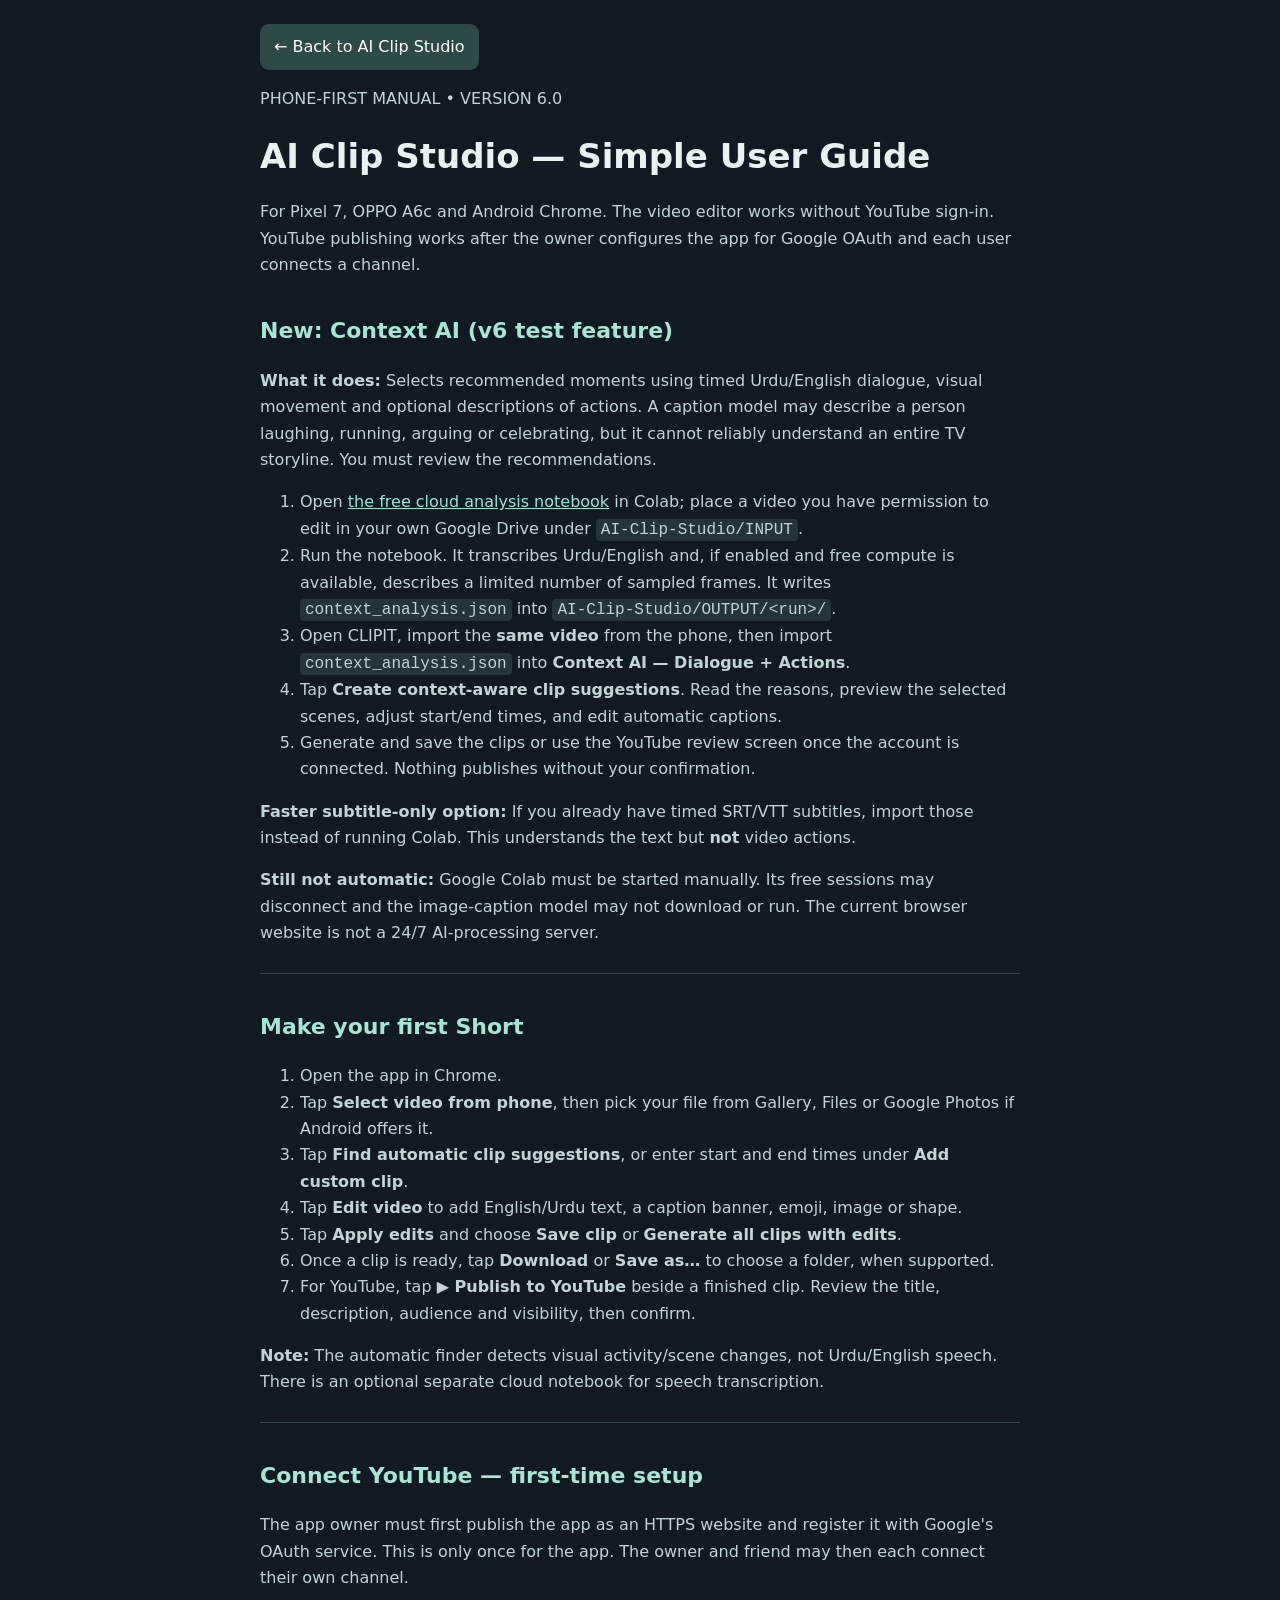
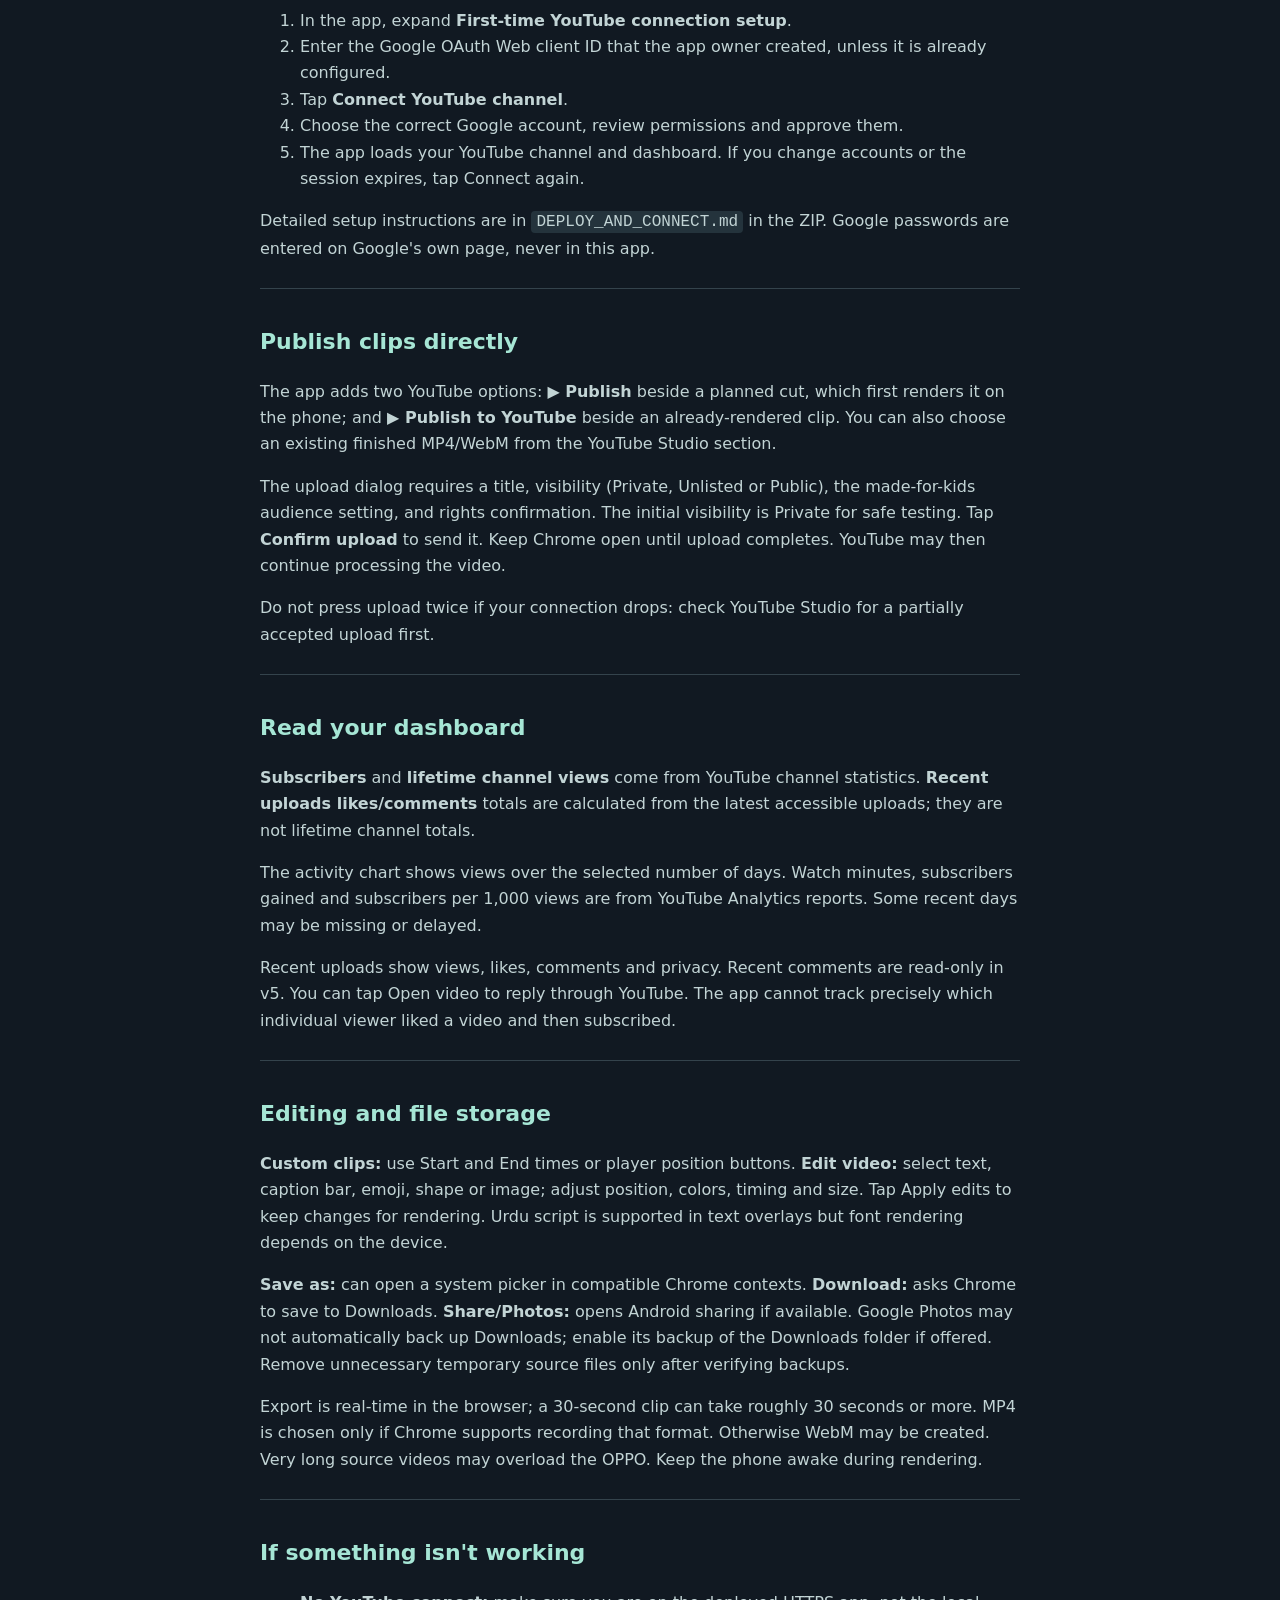
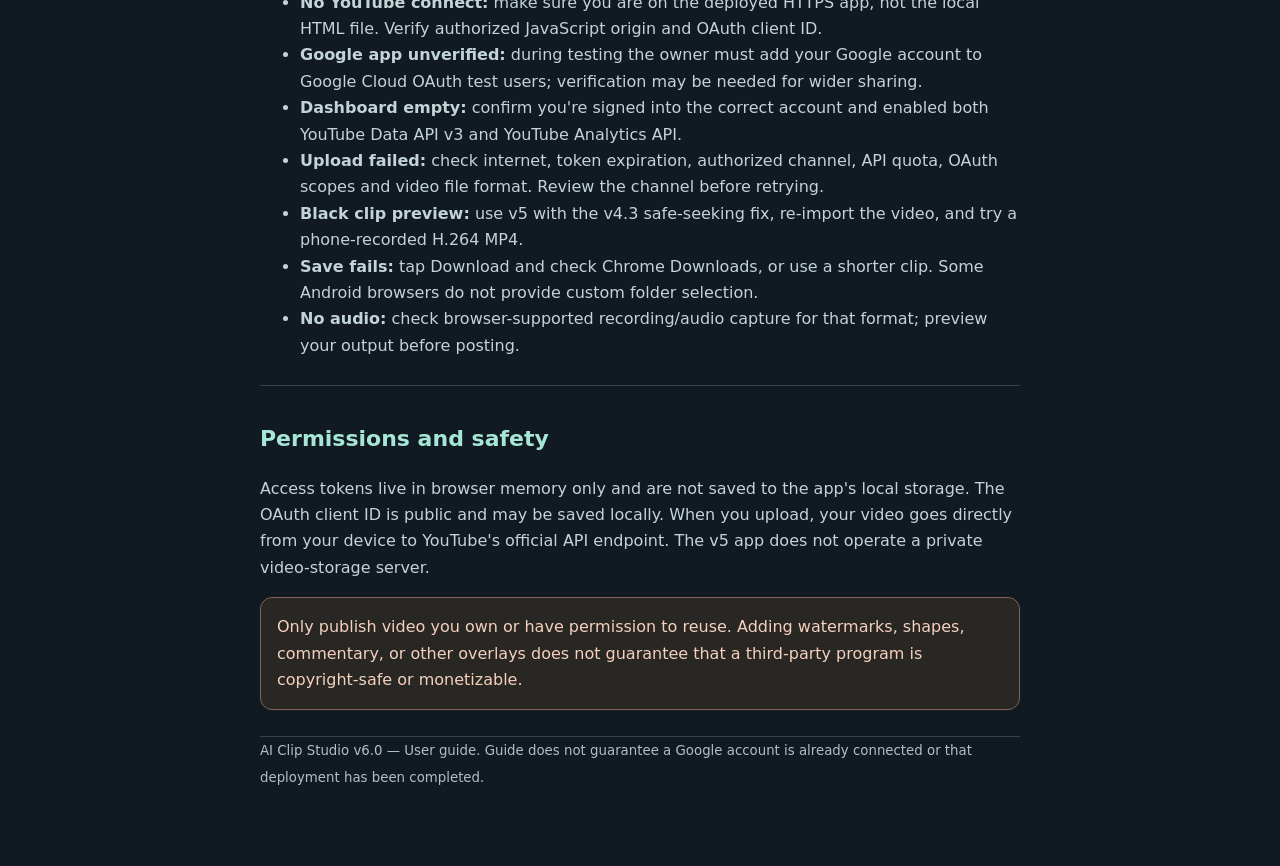
<file: GUIDE.html>
<!doctype html><html lang="en"><meta charset="utf-8"><meta name="viewport" content="width=device-width,initial-scale=1"><meta name="theme-color" content="#10151d"><title>AI Clip Studio v6 | User Guide</title><style>body{background:#111922;color:#e9f2f1;font:16px/1.65 system-ui,-apple-system,sans-serif;max-width:760px;margin:auto;padding:24px 20px 80px}h1{font-size:34px;line-height:1.2}h2{margin-top:35px;font-size:22px;color:#a6e6d5}h3{color:#e4c9bb}p,li{color:#c2d4d5}a{color:#97e6d3}code{background:#24333c;padding:2px 5px;border-radius:4px}section{padding-bottom:10px;border-bottom:1px solid #34434c}.warn{padding:16px;border:1px solid #83635a;border-radius:12px;background:#292724;color:#f5d0bd}.back{padding:10px 14px;border-radius:9px;display:inline-block;text-decoration:none;background:#2d4a48;color:#fff}small{color:#b0bfc5}</style>
<a class="back" href="./index.html">← Back to AI Clip Studio</a>
<header><p>PHONE-FIRST MANUAL • VERSION 6.0</p><h1>AI Clip Studio — Simple User Guide</h1><p>For Pixel 7, OPPO A6c and Android Chrome. The video editor works without YouTube sign-in. YouTube publishing works after the owner configures the app for Google OAuth and each user connects a channel.</p></header>
<section><h2>New: Context AI (v6 test feature)</h2>
<p><b>What it does:</b> Selects recommended moments using timed Urdu/English dialogue, visual movement and optional descriptions of actions. A caption model may describe a person laughing, running, arguing or celebrating, but it cannot reliably understand an entire TV storyline. You must review the recommendations.</p>
<ol>
<li>Open <a href="https://colab.research.google.com/github/taemur-cell/CLIPIT/blob/main/Cloud_Processing_Colab.ipynb">the free cloud analysis notebook</a> in Colab; place a video you have permission to edit in your own Google Drive under <code>AI-Clip-Studio/INPUT</code>.</li>
<li>Run the notebook. It transcribes Urdu/English and, if enabled and free compute is available, describes a limited number of sampled frames. It writes <code>context_analysis.json</code> into <code>AI-Clip-Studio/OUTPUT/&lt;run&gt;/</code>.</li>
<li>Open CLIPIT, import the <b>same video</b> from the phone, then import <code>context_analysis.json</code> into <b>Context AI — Dialogue + Actions</b>.</li>
<li>Tap <b>Create context-aware clip suggestions</b>. Read the reasons, preview the selected scenes, adjust start/end times, and edit automatic captions.</li>
<li>Generate and save the clips or use the YouTube review screen once the account is connected. Nothing publishes without your confirmation.</li>
</ol>
<p><b>Faster subtitle-only option:</b> If you already have timed SRT/VTT subtitles, import those instead of running Colab. This understands the text but <b>not</b> video actions.</p>
<p><b>Still not automatic:</b> Google Colab must be started manually. Its free sessions may disconnect and the image-caption model may not download or run. The current browser website is not a 24/7 AI-processing server.</p></section>
<section><h2>Make your first Short</h2><ol><li>Open the app in Chrome.</li><li>Tap <b>Select video from phone</b>, then pick your file from Gallery, Files or Google Photos if Android offers it.</li><li>Tap <b>Find automatic clip suggestions</b>, or enter start and end times under <b>Add custom clip</b>.</li><li>Tap <b>Edit video</b> to add English/Urdu text, a caption banner, emoji, image or shape.</li><li>Tap <b>Apply edits</b> and choose <b>Save clip</b> or <b>Generate all clips with edits</b>.</li><li>Once a clip is ready, tap <b>Download</b> or <b>Save as…</b> to choose a folder, when supported.</li><li>For YouTube, tap <b>▶ Publish to YouTube</b> beside a finished clip. Review the title, description, audience and visibility, then confirm.</li></ol><p><b>Note:</b> The automatic finder detects visual activity/scene changes, not Urdu/English speech. There is an optional separate cloud notebook for speech transcription.</p></section>
<section><h2>Connect YouTube — first-time setup</h2><p>The app owner must first publish the app as an HTTPS website and register it with Google's OAuth service. This is only once for the app. The owner and friend may then each connect their own channel.</p><ol><li>In the app, expand <b>First-time YouTube connection setup</b>.</li><li>Enter the Google OAuth Web client ID that the app owner created, unless it is already configured.</li><li>Tap <b>Connect YouTube channel</b>.</li><li>Choose the correct Google account, review permissions and approve them.</li><li>The app loads your YouTube channel and dashboard. If you change accounts or the session expires, tap Connect again.</li></ol><p>Detailed setup instructions are in <code>DEPLOY_AND_CONNECT.md</code> in the ZIP. Google passwords are entered on Google's own page, never in this app.</p></section>
<section><h2>Publish clips directly</h2><p>The app adds two YouTube options: <b>▶ Publish</b> beside a planned cut, which first renders it on the phone; and <b>▶ Publish to YouTube</b> beside an already-rendered clip. You can also choose an existing finished MP4/WebM from the YouTube Studio section.</p><p>The upload dialog requires a title, visibility (Private, Unlisted or Public), the made-for-kids audience setting, and rights confirmation. The initial visibility is Private for safe testing. Tap <b>Confirm upload</b> to send it. Keep Chrome open until upload completes. YouTube may then continue processing the video.</p><p>Do not press upload twice if your connection drops: check YouTube Studio for a partially accepted upload first.</p></section>
<section><h2>Read your dashboard</h2><p><b>Subscribers</b> and <b>lifetime channel views</b> come from YouTube channel statistics. <b>Recent uploads likes/comments</b> totals are calculated from the latest accessible uploads; they are not lifetime channel totals.</p><p>The activity chart shows views over the selected number of days. Watch minutes, subscribers gained and subscribers per 1,000 views are from YouTube Analytics reports. Some recent days may be missing or delayed.</p><p>Recent uploads show views, likes, comments and privacy. Recent comments are read-only in v5. You can tap Open video to reply through YouTube. The app cannot track precisely which individual viewer liked a video and then subscribed.</p></section>
<section><h2>Editing and file storage</h2><p><b>Custom clips:</b> use Start and End times or player position buttons. <b>Edit video:</b> select text, caption bar, emoji, shape or image; adjust position, colors, timing and size. Tap Apply edits to keep changes for rendering. Urdu script is supported in text overlays but font rendering depends on the device.</p><p><b>Save as:</b> can open a system picker in compatible Chrome contexts. <b>Download:</b> asks Chrome to save to Downloads. <b>Share/Photos:</b> opens Android sharing if available. Google Photos may not automatically back up Downloads; enable its backup of the Downloads folder if offered. Remove unnecessary temporary source files only after verifying backups.</p><p>Export is real-time in the browser; a 30-second clip can take roughly 30 seconds or more. MP4 is chosen only if Chrome supports recording that format. Otherwise WebM may be created. Very long source videos may overload the OPPO. Keep the phone awake during rendering.</p></section>
<section><h2>If something isn't working</h2><ul><li><b>No YouTube connect:</b> make sure you are on the deployed HTTPS app, not the local HTML file. Verify authorized JavaScript origin and OAuth client ID.</li><li><b>Google app unverified:</b> during testing the owner must add your Google account to Google Cloud OAuth test users; verification may be needed for wider sharing.</li><li><b>Dashboard empty:</b> confirm you're signed into the correct account and enabled both YouTube Data API v3 and YouTube Analytics API.</li><li><b>Upload failed:</b> check internet, token expiration, authorized channel, API quota, OAuth scopes and video file format. Review the channel before retrying.</li><li><b>Black clip preview:</b> use v5 with the v4.3 safe-seeking fix, re-import the video, and try a phone-recorded H.264 MP4.</li><li><b>Save fails:</b> tap Download and check Chrome Downloads, or use a shorter clip. Some Android browsers do not provide custom folder selection.</li><li><b>No audio:</b> check browser-supported recording/audio capture for that format; preview your output before posting.</li></ul></section>
<section><h2>Permissions and safety</h2><p>Access tokens live in browser memory only and are not saved to the app's local storage. The OAuth client ID is public and may be saved locally. When you upload, your video goes directly from your device to YouTube's official API endpoint. The v5 app does not operate a private video-storage server.</p><p class="warn">Only publish video you own or have permission to reuse. Adding watermarks, shapes, commentary, or other overlays does not guarantee that a third-party program is copyright-safe or monetizable.</p></section>
<footer><small>AI Clip Studio v6.0 — User guide. Guide does not guarantee a Google account is already connected or that deployment has been completed.</small></footer>
</html>
</file>
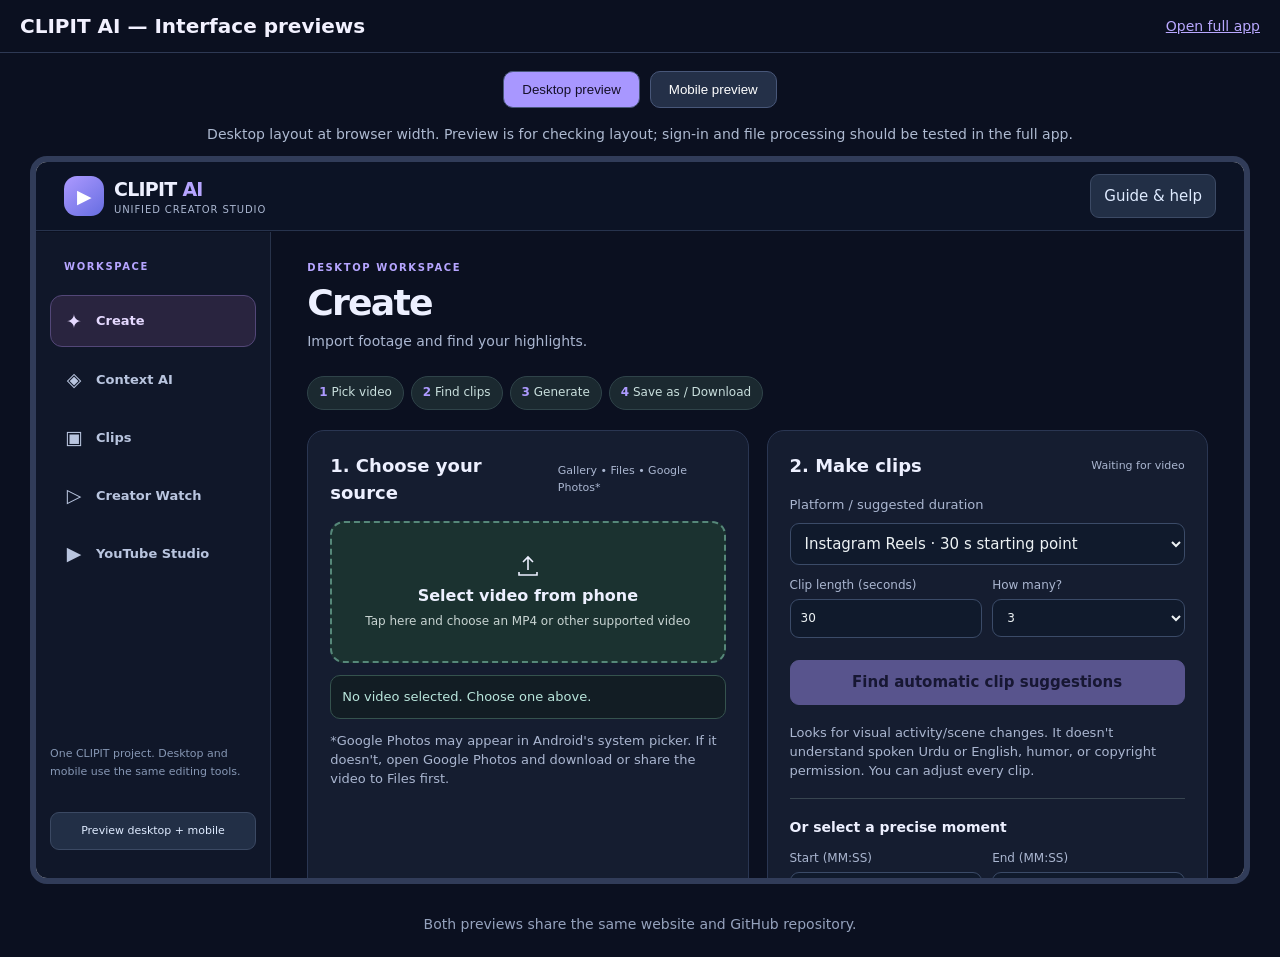
<file: preview.html>
<!doctype html><html lang="en"><head><meta charset="utf-8"><meta name="viewport" content="width=device-width,initial-scale=1"><title>CLIPIT — Desktop and Mobile Preview</title><style>
*{box-sizing:border-box}body{margin:0;background:#0b1020;color:#f2f1ff;font:14px system-ui,sans-serif}header{display:flex;align-items:center;justify-content:space-between;gap:12px;flex-wrap:wrap;padding:14px 20px;border-bottom:1px solid #2e3954}h1{font-size:20px;margin:0}header a{color:#b9a8ff}.controls{display:flex;justify-content:center;align-items:center;gap:10px;padding:18px;flex-wrap:wrap}button{background:#243048;border:1px solid #485779;color:white;border-radius:10px;padding:10px 18px;cursor:pointer}button[aria-pressed=true]{background:#a897ff;color:#151029}p{color:#aebad1;text-align:center;margin:0 16px 14px}.viewport{margin:0 auto 32px;border:6px solid #313c59;border-radius:17px;overflow:hidden;background:white;max-width:calc(100vw - 22px)}iframe{display:block;width:100%;height:100%;border:0}.viewport.mobile{width:390px;height:780px}.viewport.desktop{width:calc(100vw - 60px);height:calc(100vh - 172px);min-height:600px;max-width:1500px}footer{text-align:center;padding-bottom:25px;color:#95a2bd}</style></head><body><header><h1>CLIPIT AI — Interface previews</h1><a href="./">Open full app</a></header><div class="controls"><button id="desktop" aria-pressed="true">Desktop preview</button><button id="mobile" aria-pressed="false">Mobile preview</button></div><p id="notice">Desktop layout at browser width. Preview is for checking layout; sign-in and file processing should be tested in the full app.</p><div id="viewport" class="viewport desktop"><iframe id="app" src="./?preview=desktop" title="CLIPIT desktop preview"></iframe></div><footer>Both previews share the same website and GitHub repository.</footer><script>const area=document.getElementById('viewport');const frame=document.getElementById('app');for(const mode of ['desktop','mobile'])document.getElementById(mode).onclick=()=>{area.className='viewport '+mode;frame.src='./?preview='+mode;document.getElementById('desktop').setAttribute('aria-pressed',String(mode==='desktop'));document.getElementById('mobile').setAttribute('aria-pressed',String(mode==='mobile'));};</script></body></html>
</file>
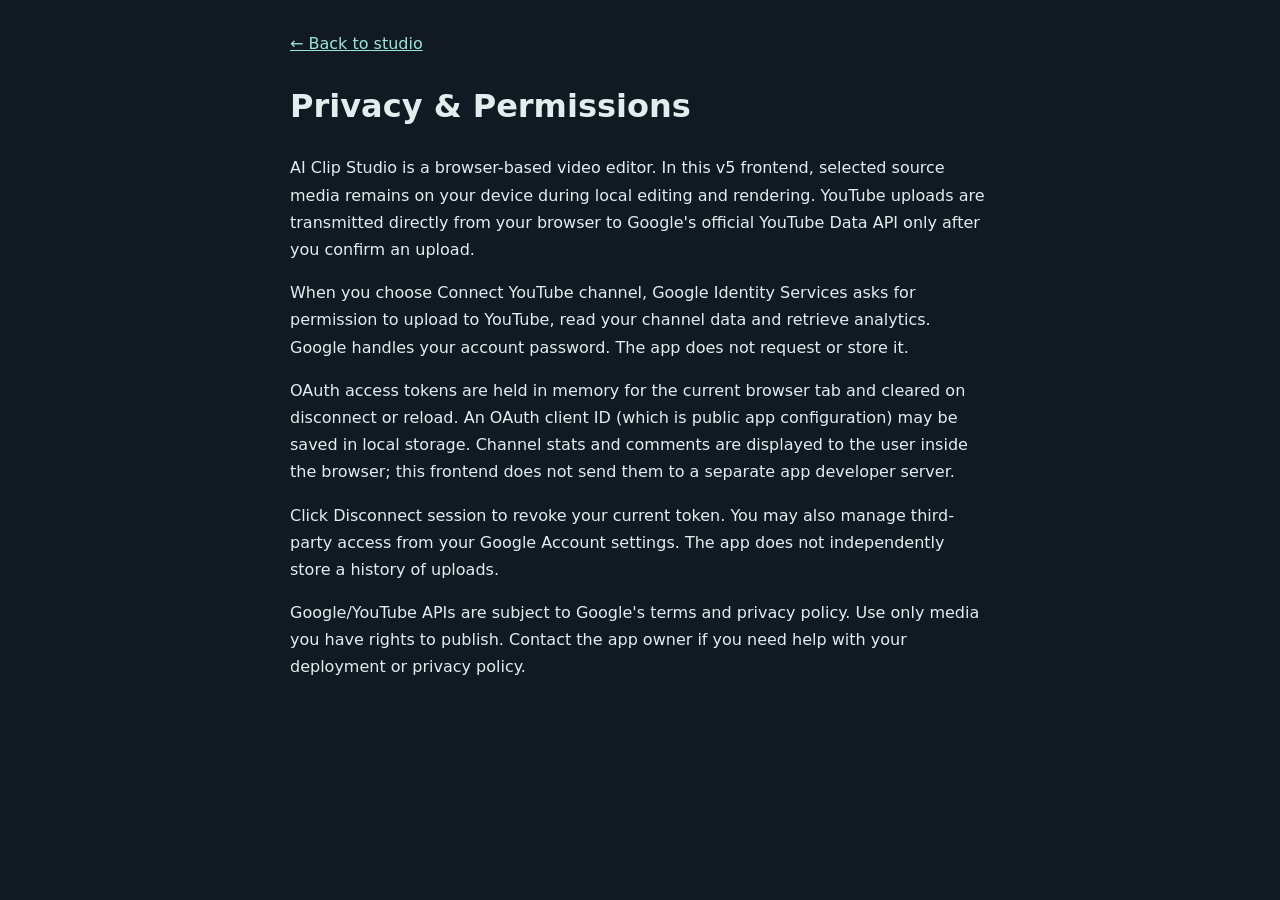
<file: PRIVACY.html>
<!doctype html><html><meta charset="utf-8"><meta name="viewport" content="width=device-width,initial-scale=1"><title>AI Clip Studio Privacy</title><style>body{background:#111923;color:#e0eeee;font:16px/1.7 system-ui,sans-serif;max-width:700px;margin:30px auto;padding:0 20px}a{color:#9ce5d4}</style><a href="./index.html">← Back to studio</a><h1>Privacy & Permissions</h1><p>AI Clip Studio is a browser-based video editor. In this v5 frontend, selected source media remains on your device during local editing and rendering. YouTube uploads are transmitted directly from your browser to Google's official YouTube Data API only after you confirm an upload.</p><p>When you choose Connect YouTube channel, Google Identity Services asks for permission to upload to YouTube, read your channel data and retrieve analytics. Google handles your account password. The app does not request or store it.</p><p>OAuth access tokens are held in memory for the current browser tab and cleared on disconnect or reload. An OAuth client ID (which is public app configuration) may be saved in local storage. Channel stats and comments are displayed to the user inside the browser; this frontend does not send them to a separate app developer server.</p><p>Click Disconnect session to revoke your current token. You may also manage third-party access from your Google Account settings. The app does not independently store a history of uploads.</p><p>Google/YouTube APIs are subject to Google's terms and privacy policy. Use only media you have rights to publish. Contact the app owner if you need help with your deployment or privacy policy.</p></html>
</file>
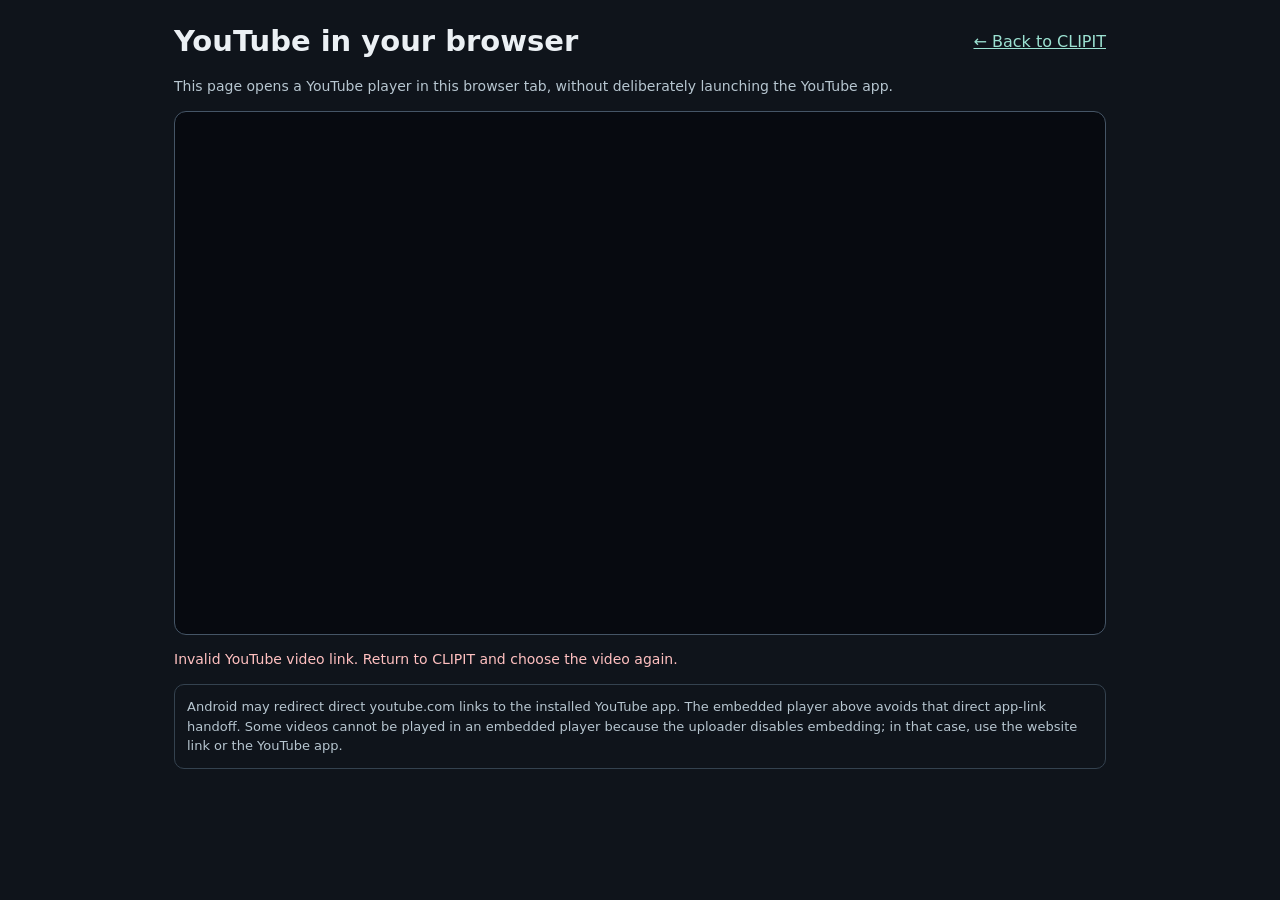
<file: watch.html>
<!doctype html>
<html lang="en">
<head>
  <meta charset="utf-8">
  <meta name="viewport" content="width=device-width,initial-scale=1,viewport-fit=cover">
  <meta name="theme-color" content="#0f141b">
  <title>Watch on YouTube in browser — CLIPIT AI</title>
  <style>
    :root {color-scheme:dark;font-family:system-ui,-apple-system,Segoe UI,sans-serif;background:#0f141b;color:#ebf0f4}
    * {box-sizing:border-box}
    body {margin:0;min-height:100vh}
    main {max-width:960px;margin:auto;padding:16px 14px 44px}
    header {display:flex;justify-content:space-between;align-items:center;gap:12px;flex-wrap:wrap;margin:8px 0 18px}
    h1 {font-size:clamp(21px,4.5vw,29px);margin:0}
    p {line-height:1.5;color:#b7c6d0;font-size:14px}
    a {color:#9ce2d2}
    .player {position:relative;aspect-ratio:16/9;width:100%;background:#070a10;border:1px solid #455566;border-radius:12px;overflow:hidden}
    iframe {width:100%;height:100%;border:0;display:block}
    .actions {display:flex;gap:10px;flex-wrap:wrap;margin:18px 0 10px}
    button,.action {font:inherit;border:1px solid #56796f;background:#26383e;color:#eef8f5;border-radius:9px;padding:12px 14px;text-decoration:none;cursor:pointer;font-weight:650}
    button.primary {background:#92dfc6;color:#102e27}
    .note {border:1px solid #34424f;border-radius:10px;padding:12px;font-size:13px}
    .url {overflow-wrap:anywhere;font-size:13px;color:#c6d6de}
    .error {color:#ffc0c0}
    [hidden] {display:none!important}
  </style>
</head>
<body>
  <main>
    <header><h1>YouTube in your browser</h1><a href="./">← Back to CLIPIT</a></header>
    <p>This page opens a YouTube player in this browser tab, without deliberately launching the YouTube app.</p>
    <section id="player" class="player" aria-label="YouTube video player"></section>
    <p id="error" class="error" role="alert" hidden>Invalid YouTube video link. Return to CLIPIT and choose the video again.</p>
    <div id="actions" class="actions">
      <button id="copy" class="primary" type="button">Copy YouTube video link</button>
      <a id="youtubeSite" class="action" target="_blank" rel="noopener noreferrer">Visit youtube.com (may open app)</a>
      <a class="action" href="./">Back to CLIPIT</a>
    </div>
    <p id="videoUrl" class="url"></p>
    <p id="copyStatus" role="status" aria-live="polite"></p>
    <p class="note">Android may redirect direct youtube.com links to the installed YouTube app. The embedded player above avoids that direct app-link handoff. Some videos cannot be played in an embedded player because the uploader disables embedding; in that case, use the website link or the YouTube app.</p>
  </main>
  <script>
    (function () {
      'use strict';
      var id = new URLSearchParams(location.search).get('v') || '';
      var valid = /^[A-Za-z0-9_-]{11}$/.test(id);
      var error = document.getElementById('error');
      var controls = document.getElementById('actions');
      if (!valid) {
        error.hidden = false;
        controls.hidden = true;
        return;
      }
      var original = 'https://www.youtube.com/watch?v=' + encodeURIComponent(id);
      var iframe = document.createElement('iframe');
      iframe.src = 'https://www.youtube.com/embed/' + encodeURIComponent(id) + '?playsinline=1';
      iframe.title = 'YouTube video player';
      iframe.allow = 'accelerometer; autoplay; clipboard-write; encrypted-media; gyroscope; picture-in-picture; web-share';
      iframe.allowFullscreen = true;
      iframe.referrerPolicy = 'strict-origin-when-cross-origin';
      document.getElementById('player').appendChild(iframe);
      document.getElementById('youtubeSite').href = original;
      document.getElementById('videoUrl').textContent = original;
      document.getElementById('copy').addEventListener('click', async function () {
        try {
          await navigator.clipboard.writeText(original);
          document.getElementById('copyStatus').textContent = 'Video link copied.';
        } catch (e) {
          document.getElementById('copyStatus').textContent = 'Copy this link: ' + original;
        }
      });
    })();
  </script>
</body>
</html>
</file>
<file: mobile-ui.css>
/* CLIPIT mobile studio | phone-only presentation layer. Desktop retains original layout. */
@media (max-width: 820px) {
  :root {
    --bg:#080b14; --ink:#f1f3ff; --muted:#9da7c0;
    --card:#131928; --line:#283149; --accent:#a58aff; --accent2:#252041;
    --danger:#ff929d; --warn:#f9c784;
    color-scheme:dark;
  }
  html { scroll-behavior:smooth; background:#080b14; }
  body.clipit-mobile { min-height:100dvh; background:radial-gradient(ellipse 110% 36% at 8% -12%,#282450 0%,transparent 76%),#080b14; color:#f1f3ff; font-family:Inter,system-ui,-apple-system,Segoe UI,sans-serif; font-size:14px; line-height:1.5; -webkit-tap-highlight-color:transparent; }
  body.clipit-mobile button,body.clipit-mobile input,body.clipit-mobile select,body.clipit-mobile textarea { font-size:16px; }
  body.clipit-mobile button { touch-action:manipulation; -webkit-user-select:none; user-select:none; }
  body.clipit-mobile button:focus-visible,body.clipit-mobile a:focus-visible,body.clipit-mobile input:focus-visible,body.clipit-mobile select:focus-visible,body.clipit-mobile label.upload:focus-within { outline:2px solid #c7b7ff; outline-offset:3px; }
  body.clipit-mobile .top { position:sticky; z-index:40; top:0; padding:12px 18px; min-height:70px; border-bottom:1px solid #242d42; background:rgba(9,12,23,.92); -webkit-backdrop-filter:blur(18px); backdrop-filter:blur(18px); }
  body.clipit-mobile .logo { gap:10px; min-width:0; }
  body.clipit-mobile .logo .mark { width:42px;height:42px;border-radius:14px;background:linear-gradient(145deg,#b698ff,#6f6afc);box-shadow:0 7px 26px #745bff43;color:#fff;font-size:21px;font-weight:900; }
  body.clipit-mobile .brand-name {font-size:19px;font-weight:850;letter-spacing:-.06em;line-height:1.1;}
  body.clipit-mobile .brand-name span {color:#ab99ff;}
  body.clipit-mobile .brand-sub {display:block;color:#98a1b8;font-size:10px;font-weight:500;letter-spacing:.04em;margin-top:4px;}
  body.clipit-mobile #helpButton {font-size:12px;padding:10px 13px;border-radius:999px;background:#1a2235;border:1px solid #303b55;color:#d8e0f9;white-space:nowrap;}
  body.clipit-mobile .wrap { max-width:640px; padding:18px 15px calc(108px + env(safe-area-inset-bottom,0px)); min-height:calc(100dvh - 70px); }
  body.clipit-mobile .hero { max-width:none;padding:6px 2px 20px; }
  body.clipit-mobile .hero .eyebrow {display:inline-flex;align-items:center;gap:8px;font-size:10px;color:#b8a7ff;background:#231d3e;border:1px solid #493568;padding:7px 10px;border-radius:999px;font-weight:750;letter-spacing:.13em;margin-bottom:14px;}
  body.clipit-mobile .hero .eyebrow::before {content:"";width:6px;height:6px;border-radius:50%;background:#ab8eff;box-shadow:0 0 10px #ab8eff;}
  body.clipit-mobile .hero h1 {font-size:clamp(29px,7.8vw,43px);font-weight:850;line-height:1.11;letter-spacing:-.055em;margin:0 0 12px;max-width:520px;text-wrap:balance;}
  body.clipit-mobile .hero h1 em {font-style:normal;color:#b9a2ff;}
  body.clipit-mobile .hero p {font-size:14px;line-height:1.65;color:#abb6cf;max-width:480px;margin:0 0 16px;}
  body.clipit-mobile .hero-tags {display:flex;gap:8px;flex-wrap:wrap;}
  body.clipit-mobile .hero-tags span {display:inline-flex;align-items:center;gap:6px;font-size:11px;font-weight:650;color:#b4bde0;border:1px solid #34334e;border-radius:999px;padding:7px 10px;background:#15172b;}
  body.clipit-mobile .hero-tags b {font-size:13px;color:#9a89ff;}
  body.clipit-mobile .steps {display:none;}
  body.clipit-mobile .layout {display:grid;grid-template-columns:1fr;gap:0;}
  body.clipit-mobile .card {background:linear-gradient(145deg,#171d2e 0%,#121726 80%);border:1px solid #2a324b;box-shadow:0 10px 32px #00000016;padding:19px 16px;border-radius:22px;margin-bottom:15px;min-width:0;}
  body.clipit-mobile .cardhead {gap:10px;align-items:flex-start;margin-bottom:16px;}
  body.clipit-mobile .cardhead h2 {font-size:18px;line-height:1.25;font-weight:780;letter-spacing:-.035em;max-width:250px;}
  body.clipit-mobile .tiny {font-size:10px;color:#a1aac4;line-height:1.4;text-align:right;}
  body.clipit-mobile .upload {min-height:174px;border:1.5px dashed #665897;border-radius:18px;background:linear-gradient(150deg,#29213f 0%,#171c32 78%);padding:21px 12px;gap:8px;position:relative;overflow:hidden;}
  body.clipit-mobile .upload::after {content:"";position:absolute;right:-30px;top:-54px;width:140px;height:140px;background:radial-gradient(circle,#8067d638,transparent 68%);pointer-events:none;}
  body.clipit-mobile .upload svg {width:34px;height:34px;padding:7px;border-radius:10px;background:#564587;border:1px solid #7764ae;box-sizing:content-box;color:#f5eeff;}
  body.clipit-mobile .upload strong {font-size:16px;font-weight:780;letter-spacing:-.02em;}
  body.clipit-mobile .upload small {font-size:12px;color:#afb6ce;max-width:230px;line-height:1.45;}
  body.clipit-mobile .notice,body.clipit-mobile .progress,body.clipit-mobile .ytstate {background:#10182a;color:#b2c4df;border:1px solid #2e3d5a;border-radius:13px;font-size:12px;line-height:1.6;margin:12px 0;padding:12px;}
  body.clipit-mobile .notice.error,body.clipit-mobile .progress.error {border-color:#79454f;background:#281821;}
  body.clipit-mobile #notice {margin-bottom:0;}
  body.clipit-mobile .preview {max-height:48dvh;border-radius:14px;background:#060710;box-shadow:0 10px 30px #0007;margin:13px 0;}
  body.clipit-mobile .metadata {margin-top:8px;color:#aebad1;}
  body.clipit-mobile .foot,body.clipit-mobile .helper {font-size:12px;color:#aab4cd;line-height:1.62;}
  body.clipit-mobile .foot {margin-top:14px;}
  body.clipit-mobile .fieldlabel {font-size:12px;color:#c5cde0;font-weight:600;margin-top:10px;}
  body.clipit-mobile select,body.clipit-mobile input:not([type=checkbox]):not([type=radio]):not([type=range]):not([type=color]),body.clipit-mobile textarea {background:#0e1423;border:1px solid #36415d;border-radius:12px;color:#f1f3ff;padding:13px 12px;min-height:46px;max-width:100%;}
  body.clipit-mobile input[type=file] {font-size:12px!important;padding:12px!important;line-height:1.5;}
  body.clipit-mobile select {appearance:auto;}
  body.clipit-mobile .two {gap:9px;}
  body.clipit-mobile .two label {font-size:11px;color:#aebad0;font-weight:550;min-width:0;}
  body.clipit-mobile .two :is(select,input) {margin-top:7px;}
  body.clipit-mobile .primary,body.clipit-mobile .secondary,body.clipit-mobile .quiet,body.clipit-mobile .buttonlike,body.clipit-mobile .yt-red {border-radius:12px;min-height:44px;padding:11px 14px;line-height:1.3;font-weight:750;font-size:13px;border:1px solid #44506e;box-shadow:none;}
  body.clipit-mobile .primary {background:linear-gradient(130deg,#b8a0ff,#8d8bfa);color:#141028;border-color:#b39dff;}
  body.clipit-mobile .primary:disabled {background:#3d3a59;color:#a8a3ba;border-color:#414357;}
  body.clipit-mobile .secondary {background:#27344d;color:#e6eeff;border-color:#3d4b69;}
  body.clipit-mobile .quiet,body.clipit-mobile .buttonlike {background:#1b2539;color:#d0def5;border-color:#34425c;}
  body.clipit-mobile .yt-red {background:#fa495e;color:white;border-color:#fa495e;}
  body.clipit-mobile .buttons {gap:8px;align-items:stretch;}
  body.clipit-mobile .buttons button,body.clipit-mobile .buttons a {flex:1 1 auto;}
  body.clipit-mobile .full {min-height:50px;font-size:14px;margin:13px 0 8px;width:100%;}
  body.clipit-mobile .separator,body.clipit-mobile .ytdivider {background:#31394e;border-color:#31394e;margin:20px 0;}
  body.clipit-mobile h3 {font-size:14px;font-weight:750;color:#f1f3ff;}
  body.clipit-mobile .cliplist {gap:10px;}
  body.clipit-mobile .empty {border:1px dashed #414963;background:#111a2b;border-radius:14px;padding:24px 14px;font-size:12px;color:#a7b4c8;}
  body.clipit-mobile .clip {background:#101a2b;border:1px solid #34415d;border-radius:14px;padding:13px;gap:10px;}
  body.clipit-mobile .clip strong {font-size:14px;}
  body.clipit-mobile .clip small {line-height:1.7;color:#aebad1;}
  body.clipit-mobile .clipactions {width:100%;align-self:stretch;display:grid;grid-template-columns:repeat(2,minmax(0,1fr));gap:8px;}
  body.clipit-mobile .clipactions button {min-width:0;}
  body.clipit-mobile .settings {margin-top:18px;}
  body.clipit-mobile .downloaditem {background:#152a2e;color:#d5f5e7;border:1px solid #346465;border-radius:15px;overflow-wrap:anywhere;padding:14px;}
  body.clipit-mobile .downloaditem a {border-radius:10px;min-height:42px;}
  body.clipit-mobile #contextStudio .buttons a {width:100%;}
  body.clipit-mobile #contextMatches {margin:10px 0 0;}
  body.clipit-mobile #contextCaptions {accent-color:#a993ff;}
  body.clipit-mobile #contextStudio .fieldlabel {margin-bottom:8px;}
  body.clipit-mobile .yt-statgrid {gap:8px;}
  body.clipit-mobile .yt-stat {background:#10192b;border:1px solid #313a56;border-radius:14px;padding:14px 11px;}
  body.clipit-mobile .yt-stat small {font-size:10px;color:#aab5cb;}
  body.clipit-mobile .yt-stat strong {font-size:21px;font-weight:800;line-height:1.3;margin-top:8px;}
  body.clipit-mobile .ytchart {border-radius:13px;background:#111a2a;}
  body.clipit-mobile .ytchart i {background:linear-gradient(#bda7ff,#716ff6);}
  body.clipit-mobile .ytvideo,body.clipit-mobile .ytcomment {border-radius:13px;background:#101a2a;border-color:#34405c;}
  body.clipit-mobile .ytfilepill {background:#101827;color:#c3cce0;border:1px solid #303d58;}
  body.clipit-mobile .yt-setupdetails summary,body.clipit-mobile .ytsetupdetails summary {color:#c7b5ff;}
  body.clipit-mobile footer {font-size:11px;line-height:1.6;color:#8692ab;padding:4px 5px 10px;}
  body.clipit-mobile .screen-title {margin:3px 2px 18px;}
  body.clipit-mobile .screen-title .kicker {font-size:10px;color:#ad9dff;font-weight:800;letter-spacing:.16em;text-transform:uppercase;margin-bottom:8px;}
  body.clipit-mobile .screen-title h1 {font-size:29px;letter-spacing:-.055em;line-height:1.16;font-weight:850;margin-bottom:9px;}
  body.clipit-mobile .screen-title p {font-size:13px;color:#aeb9d0;line-height:1.6;margin:0;}
  body.clipit-mobile .mobile-workflow {display:grid;grid-template-columns:repeat(3,minmax(0,1fr));gap:7px;margin:0 0 14px;}
  body.clipit-mobile .mobile-workflow div {padding:11px 9px;background:#121a2b;border:1px solid #2b344e;border-radius:13px;min-width:0;}
  body.clipit-mobile .mobile-workflow strong {display:block;font-size:12px;color:#ecebfd;font-weight:800;}
  body.clipit-mobile .mobile-workflow small {display:block;font-size:10px;color:#9ba7c1;line-height:1.3;margin-top:4px;}
  body.clipit-mobile .mobile-workflow .number {color:#b8a0ff;font-weight:850;font-size:11px;display:block;margin-bottom:7px;}
  body.clipit-mobile .mobile-shortcuts {display:flex;gap:8px;margin:0 0 16px;}
  body.clipit-mobile .mobile-shortcuts button {flex:1;min-height:45px;border:1px solid #38345d;background:#211d38;border-radius:13px;color:#d5c8ff;font-size:12px;font-weight:750;padding:9px;}
  body.clipit-mobile .mobile-shortcuts button:last-child {background:#162036;border-color:#2d4060;color:#c2d9ff;}
  body.clipit-mobile .mobile-status {border:1px solid #333d5e;background:#151b2e;color:#b6c3e1;border-radius:13px;padding:10px 13px;margin:12px 0 14px;font-size:12px;display:flex;gap:9px;align-items:center;min-width:0;}
  body.clipit-mobile .mobile-status .status-light {width:7px;height:7px;border-radius:50%;background:#a996ff;flex:0 0 7px;}
  body.clipit-mobile .mobile-status strong {font-weight:700;white-space:nowrap;overflow:hidden;text-overflow:ellipsis;}
  body.clipit-mobile .mobile-nav {position:fixed;z-index:60;bottom:0;left:0;right:0;display:grid;grid-template-columns:repeat(4,minmax(0,1fr));gap:4px;padding:9px max(10px,calc((100vw - 620px)/2)) calc(10px + env(safe-area-inset-bottom,0px));background:rgba(13,17,31,.96);-webkit-backdrop-filter:blur(24px);backdrop-filter:blur(24px);border-top:1px solid #30324e;box-shadow:0 -14px 34px #05081696;}
  body.clipit-mobile .mobile-nav button {position:relative;display:flex;flex-direction:column;align-items:center;justify-content:center;gap:5px;border:0;background:transparent;border-radius:14px;color:#909cb8;padding:8px 3px 6px;min-height:54px;font-size:10px;font-weight:700;letter-spacing:.01em;}
  body.clipit-mobile .mobile-nav button svg {width:21px;height:21px;stroke:currentColor;stroke-width:1.8;fill:none;stroke-linecap:round;stroke-linejoin:round;}
  body.clipit-mobile .mobile-nav button[aria-current=page] {background:#29213f;color:#d9c9ff;}
  body.clipit-mobile .mobile-nav .nav-count {position:absolute;top:4px;right:calc(50% - 23px);font-weight:800;font-size:9px;background:#b59cfc;color:#140f24;padding:1px 5px;border-radius:999px;min-width:15px;}
  body.clipit-mobile .mobile-nav .nav-count[hidden] {display:none;}
  body.clipit-mobile[data-clipit-screen=create] #contextStudio,body.clipit-mobile[data-clipit-screen=create] .results,body.clipit-mobile[data-clipit-screen=create] #youtubeStudio {display:none;}
  body.clipit-mobile[data-clipit-screen=ai] .hero,body.clipit-mobile[data-clipit-screen=ai] .layout,body.clipit-mobile[data-clipit-screen=ai] .results,body.clipit-mobile[data-clipit-screen=ai] #youtubeStudio {display:none;}
  body.clipit-mobile[data-clipit-screen=clips] .hero,body.clipit-mobile[data-clipit-screen=clips] .layout,body.clipit-mobile[data-clipit-screen=clips] #contextStudio,body.clipit-mobile[data-clipit-screen=clips] #youtubeStudio {display:none;}
  body.clipit-mobile[data-clipit-screen=youtube] .hero,body.clipit-mobile[data-clipit-screen=youtube] .layout,body.clipit-mobile[data-clipit-screen=youtube] #contextStudio,body.clipit-mobile[data-clipit-screen=youtube] .results {display:none;}
  body.clipit-mobile .legacy-cloud {display:none;}
  body.clipit-mobile .screen-title[hidden] {display:none;}
  body.clipit-mobile #editorDialog {position:fixed;inset:0;margin:0;min-width:0;max-width:100vw;width:100%;height:100dvh;max-height:100dvh;padding:15px 15px calc(25px + env(safe-area-inset-bottom,0px));border-radius:0;border:0;background:#0c1020;overflow:auto;overscroll-behavior:contain;}
  body.clipit-mobile #editorDialog .editor-layout {grid-template-columns:1fr;gap:15px;}
  body.clipit-mobile #editorDialog .dialoghead {position:sticky;top:-15px;z-index:2;background:#0c1020;padding:12px 2px;margin-bottom:8px;border-bottom:1px solid #2c3451;align-items:flex-start;}
  body.clipit-mobile #editorDialog .dialoghead h2 {font-size:19px;font-weight:800;}
  body.clipit-mobile #editorDialog .dialoghead .tiny {max-width:210px;text-align:left;}
  body.clipit-mobile #editorDialog .editor-stage {width:min(100%,300px);}
  body.clipit-mobile #editorDialog .editor-panel {padding:3px 1px;}
  body.clipit-mobile #editorDialog .editor-tools button {flex:1 1 42%;min-width:0;}
  body.clipit-mobile :is(#ytPublishDialog,#help) {max-width:100vw;width:100%;max-height:min(95dvh,100%);border:1px solid #3a415e;border-radius:23px 23px 0 0;margin:auto 0 0;padding:19px 16px calc(26px + env(safe-area-inset-bottom,0px));background:#161c2b;overflow:auto;box-sizing:border-box;}
  body.clipit-mobile :is(#ytPublishDialog,#help)::backdrop {background:#020408c9;}
  body.clipit-mobile :is(#ytPublishDialog,#help) .dialoghead {position:sticky;top:-19px;background:#161c2b;z-index:2;padding:10px 0;}
  body.clipit-mobile :is(#ytPublishDialog,#help) label {font-size:12px;color:#d3daf0;}
  body.clipit-mobile [hidden] {display:none!important;}
}
@media (max-width:360px) {
  body.clipit-mobile .wrap {padding-left:11px;padding-right:11px;}
  body.clipit-mobile .card {padding:15px 12px;}
  body.clipit-mobile .hero h1 {font-size:28px;}
  body.clipit-mobile .cardhead h2 {font-size:17px;}
  body.clipit-mobile .mobile-nav button {font-size:9px;}
}
@media (prefers-reduced-motion:reduce) {
  html {scroll-behavior:auto;}
  .mobile-nav button {transition:none!important;}
}

/* Hide mobile-only UI outside mobile size, including device rotation. */
.mobile-nav,.mobile-status,.mobile-workflow,.mobile-shortcuts,.screen-title {display:none;}
@media(max-width:820px) {
  body.clipit-mobile .mobile-status {display:flex;}
  body.clipit-mobile .mobile-workflow {display:grid;}
  body.clipit-mobile .mobile-shortcuts {display:flex;}
  body.clipit-mobile .screen-title:not([hidden]) {display:block;}
  body.clipit-mobile[data-clipit-screen]:not([data-clipit-screen=create]) .mobile-status,
  body.clipit-mobile[data-clipit-screen]:not([data-clipit-screen=create]) .mobile-workflow,
  body.clipit-mobile[data-clipit-screen]:not([data-clipit-screen=create]) .mobile-shortcuts {display:none;}
  body.clipit-mobile .advanced-controls {margin-top:16px;padding:0 13px;border:1px solid #35405b;border-radius:14px;background:#101828;}
  body.clipit-mobile .advanced-controls summary {cursor:pointer;padding:15px 3px;color:#d0c2ff;font-weight:730;font-size:13px;list-style-position:inside;}
  body.clipit-mobile .advanced-controls[open] {padding-bottom:13px;}
  body.clipit-mobile .advanced-controls h3 {margin:10px 0;}
  body.clipit-mobile .advanced-controls .buttons button {flex:1 1 45%;}
  body.clipit-mobile #youtubeStudio .yt-red {min-width:0;}
  body.clipit-mobile .mobile-nav {display:grid;}
}
</file>
<file: creator-watch.css>
/* Creator Watch is intentionally a phone-only pilot. */
#creatorWatch {display:none}
@media (max-width:820px) {
  body.clipit-mobile[data-clipit-screen=watch] #creatorWatch {display:block}
  body.clipit-mobile[data-clipit-screen=watch] .hero,
  body.clipit-mobile[data-clipit-screen=watch] .layout,
  body.clipit-mobile[data-clipit-screen=watch] .results,
  body.clipit-mobile[data-clipit-screen=watch] #contextStudio,
  body.clipit-mobile[data-clipit-screen=watch] #youtubeStudio,
  body.clipit-mobile[data-clipit-screen=watch] .mobile-status,
  body.clipit-mobile[data-clipit-screen=watch] .mobile-workflow,
  body.clipit-mobile[data-clipit-screen=watch] .mobile-shortcuts {display:none}
  body.clipit-mobile .mobile-nav {grid-template-columns:repeat(5,minmax(0,1fr))}
  body.clipit-mobile .mobile-nav button {font-size:9px;gap:4px;padding-left:0;padding-right:0}
  body.clipit-mobile #creatorWatch .watch-muted {font-size:12px;line-height:1.55;color:#abb6cf;margin:6px 0}
  body.clipit-mobile #creatorWatch .watch-line {display:flex;align-items:center;justify-content:space-between;gap:10px;padding:10px 0;border-bottom:1px solid #33394f}
  body.clipit-mobile #creatorWatch .watch-line:last-child {border-bottom:0}
  body.clipit-mobile #creatorWatch .watch-line-text {font-size:13px;font-weight:650;min-width:0;overflow-wrap:anywhere;flex:1}
  body.clipit-mobile #creatorWatch .watch-line button {min-width:78px;min-height:40px}
  body.clipit-mobile #creatorWatch .watch-block {border-top:1px solid #323952;padding-top:17px;margin-top:17px}
  body.clipit-mobile #creatorWatch .watch-video {padding:14px 0;border-bottom:1px solid #323952}
  body.clipit-mobile #creatorWatch .watch-video:last-child {border-bottom:0}
  body.clipit-mobile #creatorWatch .watch-video-main {display:flex;align-items:flex-start;gap:12px}
  body.clipit-mobile #creatorWatch .watch-thumbnail {display:block;position:relative;flex:0 0 40%;max-width:170px;aspect-ratio:16/9;overflow:hidden;border:1px solid #323952;border-radius:9px;background:#1a2131;color:#cbd5ea;text-decoration:none}
  body.clipit-mobile #creatorWatch .watch-thumbnail:focus-visible {outline:2px solid #a58aff;outline-offset:3px}
  body.clipit-mobile #creatorWatch .watch-thumb-image {display:block;width:100%;height:100%;object-fit:cover}
  body.clipit-mobile #creatorWatch .watch-thumb-fallback {position:absolute;inset:0;display:grid;place-items:center;padding:8px;text-align:center;font-size:11px;line-height:1.35;background:#1a2131}
  body.clipit-mobile #creatorWatch .watch-thumb-image[hidden],
  body.clipit-mobile #creatorWatch .watch-thumb-fallback[hidden] {display:none}
  body.clipit-mobile #creatorWatch .watch-thumb-duration {position:absolute;right:5px;bottom:5px;padding:2px 5px;border-radius:4px;background:rgba(0,0,0,.8);color:#fff;font-size:10px;line-height:1.3;font-weight:700}
  body.clipit-mobile #creatorWatch .watch-video-details {min-width:0;flex:1}
  body.clipit-mobile #creatorWatch .watch-video-title {font-size:14px;font-weight:750;color:#f1f3ff;line-height:1.4}
  body.clipit-mobile #creatorWatch .watch-actions {display:grid;grid-template-columns:1fr 1fr;gap:8px;margin-top:12px}
  body.clipit-mobile #creatorWatch .watch-actions a,
  body.clipit-mobile #creatorWatch .watch-actions button {width:100%;font-size:12px;min-height:44px;text-decoration:none}
  body.clipit-mobile #creatorWatch #watchStatus {white-space:pre-wrap}
  body.clipit-mobile #creatorWatch .watch-counter {font-size:11px;color:#b5a4ff;font-weight:700}
  body.clipit-mobile #creatorWatch .watch-legal {font-size:11px;line-height:1.6;color:#9ca7be}
  body.clipit-mobile #creatorWatch #watchMore[hidden] {display:none}
  body.clipit-mobile #creatorWatch .watch-choice-dialog {width:min(380px,92vw);max-width:92vw;padding:20px;border-radius:15px}
  body.clipit-mobile #creatorWatch .watch-choice-dialog h3 {font-size:18px;margin:0 0 10px}
  body.clipit-mobile #creatorWatch .watch-choice-actions {display:grid;gap:10px;margin-top:15px}
  body.clipit-mobile #creatorWatch .watch-choice-actions a,
  body.clipit-mobile #creatorWatch .watch-choice-actions button {display:flex;align-items:center;justify-content:center;min-height:48px;width:100%;border-radius:9px;text-align:center;text-decoration:none;font-weight:700}
}
</file>
<file: desktop-ui.css>
/* Desktop layer: keeps the existing mobile layout untouched. */
@media (min-width:821px) {
  :root{--bg:#0b1020;--card:#151d30;--line:#2a3652;--accent:#ad9aff;--ink:#edf0ff;--muted:#aab6d0;color-scheme:dark}
  body.clipit-desktop{background:#0b1020;color:#edf0ff;min-height:100vh}
  body.clipit-desktop .top{position:sticky;top:0;z-index:30;padding:12px 28px;background:#0d1426f5;border-bottom:1px solid #27334d}
  body.clipit-desktop .logo{font-size:19px;letter-spacing:-.04em}
  body.clipit-desktop .logo small{font-size:10px;font-weight:500;letter-spacing:.09em}
  body.clipit-desktop .logo .mark{background:linear-gradient(140deg,#ad9aff,#666de1);color:white}
  body.clipit-desktop .desktop-brand-ai{color:#b6a5ff}
  body.clipit-desktop .desktop-shell{display:grid;grid-template-columns:235px minmax(0,1fr);min-height:calc(100vh - 70px)}
  body.clipit-desktop .desktop-sidebar{position:sticky;top:70px;align-self:start;height:calc(100vh - 70px);background:#101729;border-right:1px solid #28334b;padding:28px 14px;display:flex;flex-direction:column;gap:20px}
  body.clipit-desktop .desktop-sidebar-heading,body.clipit-desktop .desktop-page-kicker{font-size:10px;letter-spacing:.16em;font-weight:800;color:#b6a5ff}
  body.clipit-desktop .desktop-sidebar-heading{padding-left:14px}
  body.clipit-desktop .desktop-nav{display:grid;gap:6px}
  body.clipit-desktop .desktop-nav button{display:flex;align-items:center;gap:12px;text-align:left;width:100%;min-height:47px;padding:11px 13px;background:transparent;color:#b9c5df;border:1px solid transparent;border-radius:12px;font-size:13px;font-weight:690}
  body.clipit-desktop .desktop-nav button:hover{background:#1e2840;color:#fff}
  body.clipit-desktop .desktop-nav button[aria-current=page]{background:#29243f;color:#e5d9ff;border-color:#534778}
  body.clipit-desktop .desktop-nav-symbol{font-size:19px;min-width:20px;text-align:center}
  body.clipit-desktop .desktop-side-note{font-size:11px;line-height:1.7;color:#8697b4;margin-top:auto}
  body.clipit-desktop .desktop-shortcuts a{font-size:11px;width:100%;border-color:#3b4963}
  body.clipit-desktop main.wrap{max-width:1600px;width:100%;padding:30px clamp(20px,3vw,52px) 65px;min-width:0}
  body.clipit-desktop .desktop-page-heading{margin-bottom:25px}
  body.clipit-desktop .desktop-page-heading h1{font-size:clamp(29px,3vw,38px);margin:6px 0 7px;letter-spacing:-.05em}
  body.clipit-desktop .desktop-page-heading p{font-size:14px;color:#aab6d0}
  body.clipit-desktop .layout{grid-template-columns:minmax(0,1fr) minmax(0,1fr);gap:18px}
  body.clipit-desktop .card{background:#151d30;border-color:#2a3652;border-radius:17px;padding:22px;min-width:0}
  body.clipit-desktop .primary{background:#ac9aff;color:#1b1238;border-color:#ac9aff}
  body.clipit-desktop .secondary{background:#293b55;border-color:#40536b}
  body.clipit-desktop .quiet,body.clipit-desktop .buttonlike{background:#222f46;border-color:#3c4a65;color:#dfebff}
  body.clipit-desktop input,body.clipit-desktop select{background:#101a2c;border-color:#3b4b68}
  body.clipit-desktop button:focus-visible,body.clipit-desktop a:focus-visible{outline:2px solid #cabaff;outline-offset:3px}
  body.clipit-desktop .preview{max-height:54vh}
  body.clipit-desktop .desktop-legacy-cloud,body.clipit-desktop footer{display:none}
  body.clipit-desktop #creatorWatch{display:block}
  body.clipit-desktop #creatorWatch .watch-block{margin-top:22px;padding-top:18px;border-top:1px solid #303e58}
  body.clipit-desktop #creatorWatch .watch-muted,body.clipit-desktop #creatorWatch .watch-legal{font-size:12px;color:#a8b7d3;line-height:1.6}
  body.clipit-desktop #creatorWatch .watch-line{display:flex;align-items:center;justify-content:space-between;gap:12px;padding:9px 0;border-bottom:1px solid #2f3b56}
  body.clipit-desktop #creatorWatch .watch-line-text{flex:1;min-width:0;overflow-wrap:anywhere;font-size:13px}
  body.clipit-desktop #creatorWatch .watch-video{border-bottom:1px solid #2d3b58;padding:16px 0}
  body.clipit-desktop #creatorWatch #watchVideos{display:grid;grid-template-columns:repeat(auto-fit,minmax(300px,1fr));gap:10px 18px}
  body.clipit-desktop #creatorWatch .watch-video-main{display:flex;gap:13px;align-items:start}
  body.clipit-desktop #creatorWatch .watch-thumbnail{position:relative;flex:0 0 43%;padding:0;aspect-ratio:16/9;border:1px solid #3a4560;background:#0b1426;border-radius:10px;overflow:hidden;cursor:pointer}
  body.clipit-desktop #creatorWatch .watch-thumb-image{display:block;width:100%;height:100%;object-fit:cover}
  body.clipit-desktop #creatorWatch .watch-thumb-fallback{position:absolute;inset:0;display:grid;place-items:center;font-size:11px;color:#bac9dd}
  body.clipit-desktop #creatorWatch .watch-thumb-image[hidden],body.clipit-desktop #creatorWatch .watch-thumb-fallback[hidden]{display:none}
  body.clipit-desktop #creatorWatch .watch-thumb-duration{position:absolute;right:5px;bottom:5px;background:#000c;color:white;font-size:10px;padding:3px 5px;border-radius:4px}
  body.clipit-desktop #creatorWatch .watch-video-details{flex:1;min-width:0}
  body.clipit-desktop #creatorWatch .watch-video-title{font-size:13px;line-height:1.4;font-weight:750}
  body.clipit-desktop #creatorWatch .watch-actions{display:flex;gap:8px;margin-top:11px}
  body.clipit-desktop #creatorWatch .watch-actions button{flex:1;font-size:12px;min-height:39px}
  body.clipit-desktop #creatorWatch #watchStatus{white-space:pre-wrap}
  body.clipit-desktop #creatorWatch #watchCount{color:#c1adff}
  body.clipit-desktop #creatorWatch .watch-choice-dialog{padding:22px;width:min(420px,90vw)}
  body.clipit-desktop #creatorWatch .watch-choice-dialog h3{margin-bottom:11px;font-size:19px}
  body.clipit-desktop #creatorWatch .watch-choice-actions{display:grid;gap:10px;margin-top:17px}
  body.clipit-desktop #creatorWatch .watch-choice-actions>*{display:flex;align-items:center;justify-content:center;min-height:46px;text-decoration:none}
  body.clipit-desktop .screen-title{display:none}
  body.clipit-desktop[data-clipit-screen=create] #contextStudio,body.clipit-desktop[data-clipit-screen=create] .results,body.clipit-desktop[data-clipit-screen=create] #creatorWatch,body.clipit-desktop[data-clipit-screen=create] #youtubeStudio{display:none}
  body.clipit-desktop[data-clipit-screen=ai] .layout,body.clipit-desktop[data-clipit-screen=ai] .results,body.clipit-desktop[data-clipit-screen=ai] #creatorWatch,body.clipit-desktop[data-clipit-screen=ai] #youtubeStudio{display:none}
  body.clipit-desktop[data-clipit-screen=clips] .layout,body.clipit-desktop[data-clipit-screen=clips] #contextStudio,body.clipit-desktop[data-clipit-screen=clips] #creatorWatch,body.clipit-desktop[data-clipit-screen=clips] #youtubeStudio{display:none}
  body.clipit-desktop[data-clipit-screen=watch] .layout,body.clipit-desktop[data-clipit-screen=watch] #contextStudio,body.clipit-desktop[data-clipit-screen=watch] .results,body.clipit-desktop[data-clipit-screen=watch] #youtubeStudio{display:none}
  body.clipit-desktop[data-clipit-screen=youtube] .layout,body.clipit-desktop[data-clipit-screen=youtube] #contextStudio,body.clipit-desktop[data-clipit-screen=youtube] .results,body.clipit-desktop[data-clipit-screen=youtube] #creatorWatch{display:none}
}
@media (min-width:821px) and (max-width:1100px){
 body.clipit-desktop .desktop-shell{grid-template-columns:195px minmax(0,1fr)}
 body.clipit-desktop .layout{grid-template-columns:1fr}
}
</file>
